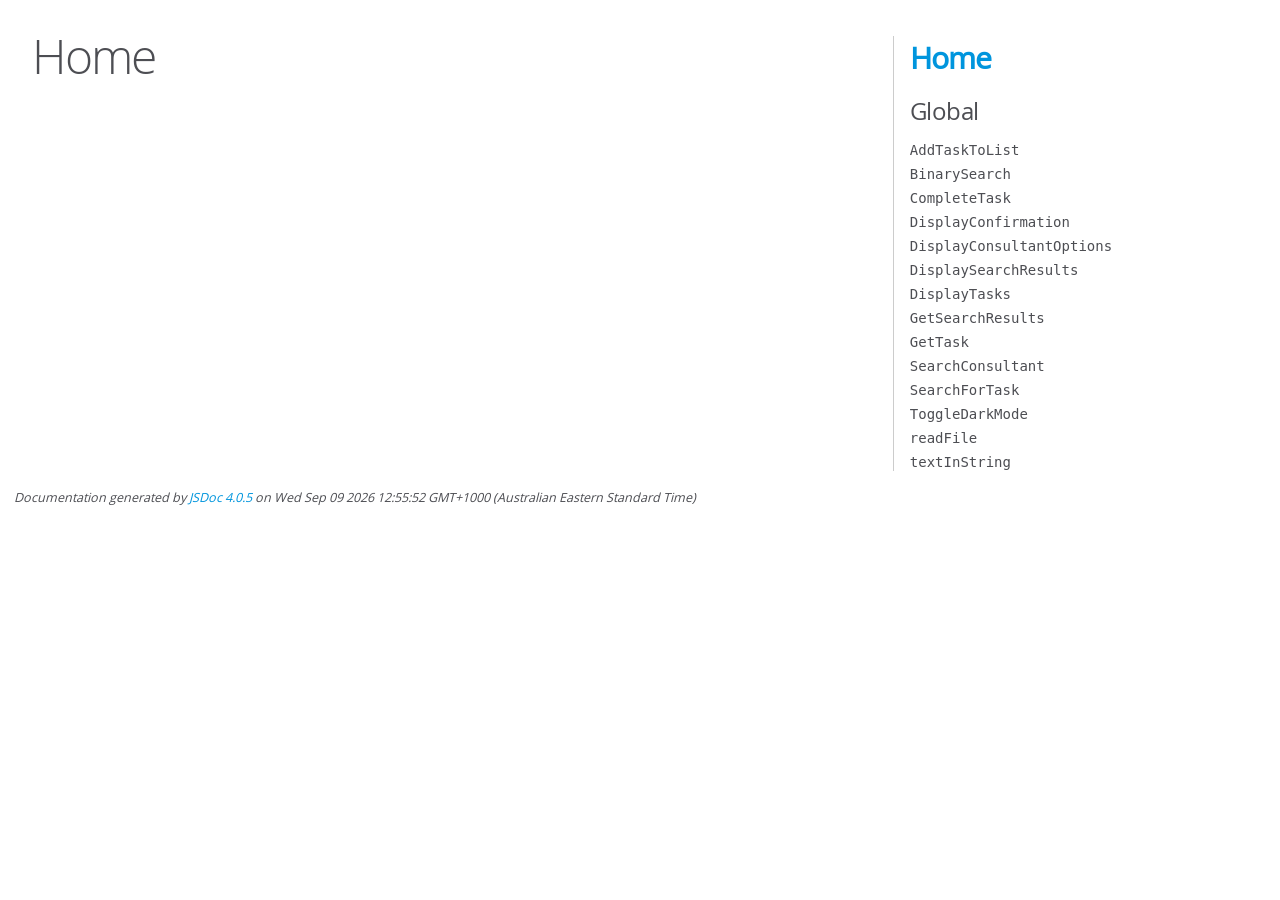
<file: out/index.html>
<!DOCTYPE html>
<html lang="en">
<head>
    <meta charset="utf-8">
    <title>JSDoc: Home</title>

    <script src="scripts/prettify/prettify.js"> </script>
    <script src="scripts/prettify/lang-css.js"> </script>
    <!--[if lt IE 9]>
      <script src="//html5shiv.googlecode.com/svn/trunk/html5.js"></script>
    <![endif]-->
    <link type="text/css" rel="stylesheet" href="styles/prettify-tomorrow.css">
    <link type="text/css" rel="stylesheet" href="styles/jsdoc-default.css">
</head>

<body>

<div id="main">

    <h1 class="page-title">Home</h1>

    



    


    <h3> </h3>










    









</div>

<nav>
    <h2><a href="index.html">Home</a></h2><h3>Global</h3><ul><li><a href="global.html#AddTaskToList">AddTaskToList</a></li><li><a href="global.html#BinarySearch">BinarySearch</a></li><li><a href="global.html#CompleteTask">CompleteTask</a></li><li><a href="global.html#DisplayConfirmation">DisplayConfirmation</a></li><li><a href="global.html#DisplayConsultantOptions">DisplayConsultantOptions</a></li><li><a href="global.html#DisplaySearchResults">DisplaySearchResults</a></li><li><a href="global.html#DisplayTasks">DisplayTasks</a></li><li><a href="global.html#GetSearchResults">GetSearchResults</a></li><li><a href="global.html#GetTask">GetTask</a></li><li><a href="global.html#SearchConsultant">SearchConsultant</a></li><li><a href="global.html#SearchForTask">SearchForTask</a></li><li><a href="global.html#ToggleDarkMode">ToggleDarkMode</a></li><li><a href="global.html#readFile">readFile</a></li><li><a href="global.html#textInString">textInString</a></li></ul>
</nav>

<br class="clear">

<footer>
    Documentation generated by <a href="https://github.com/jsdoc/jsdoc">JSDoc 4.0.5</a> on Wed Sep 09 2026 12:55:52 GMT+1000 (Australian Eastern Standard Time)
</footer>

<script> prettyPrint(); </script>
<script src="scripts/linenumber.js"> </script>
</body>
</html>
</file>
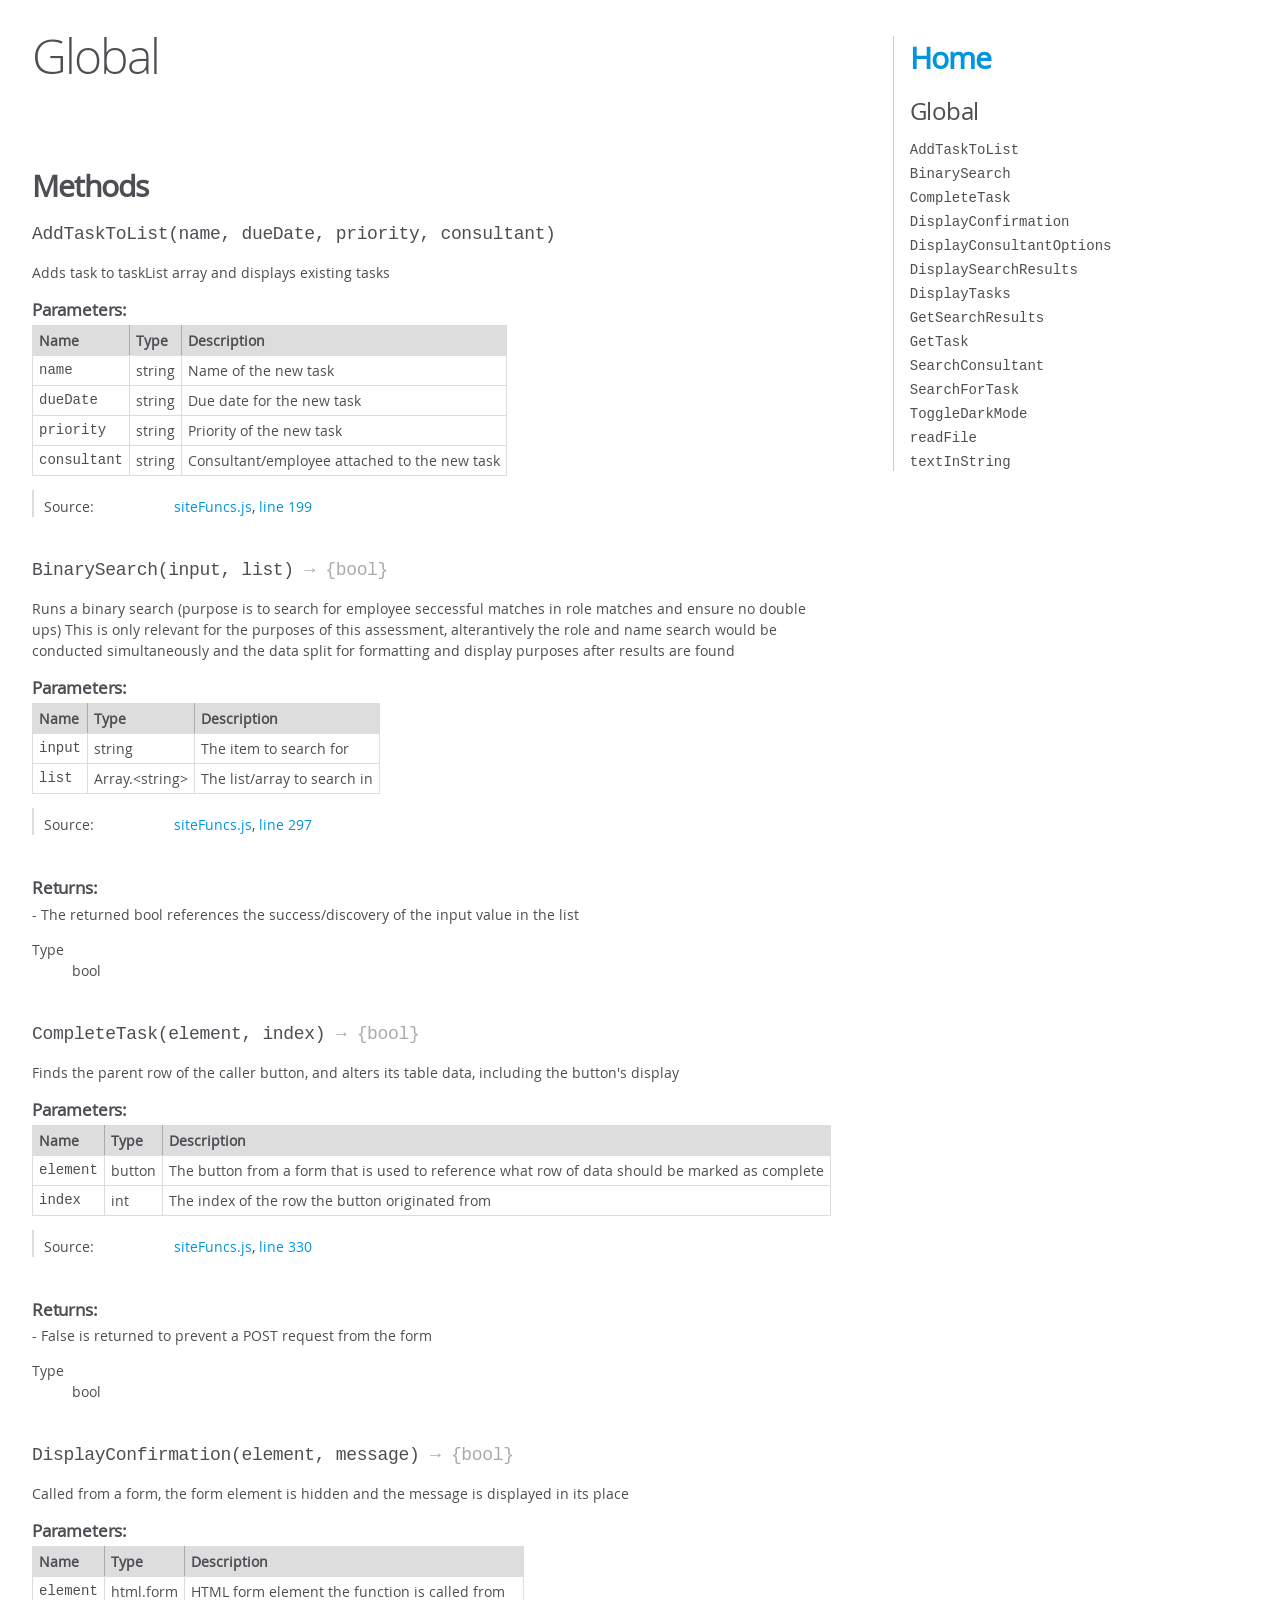
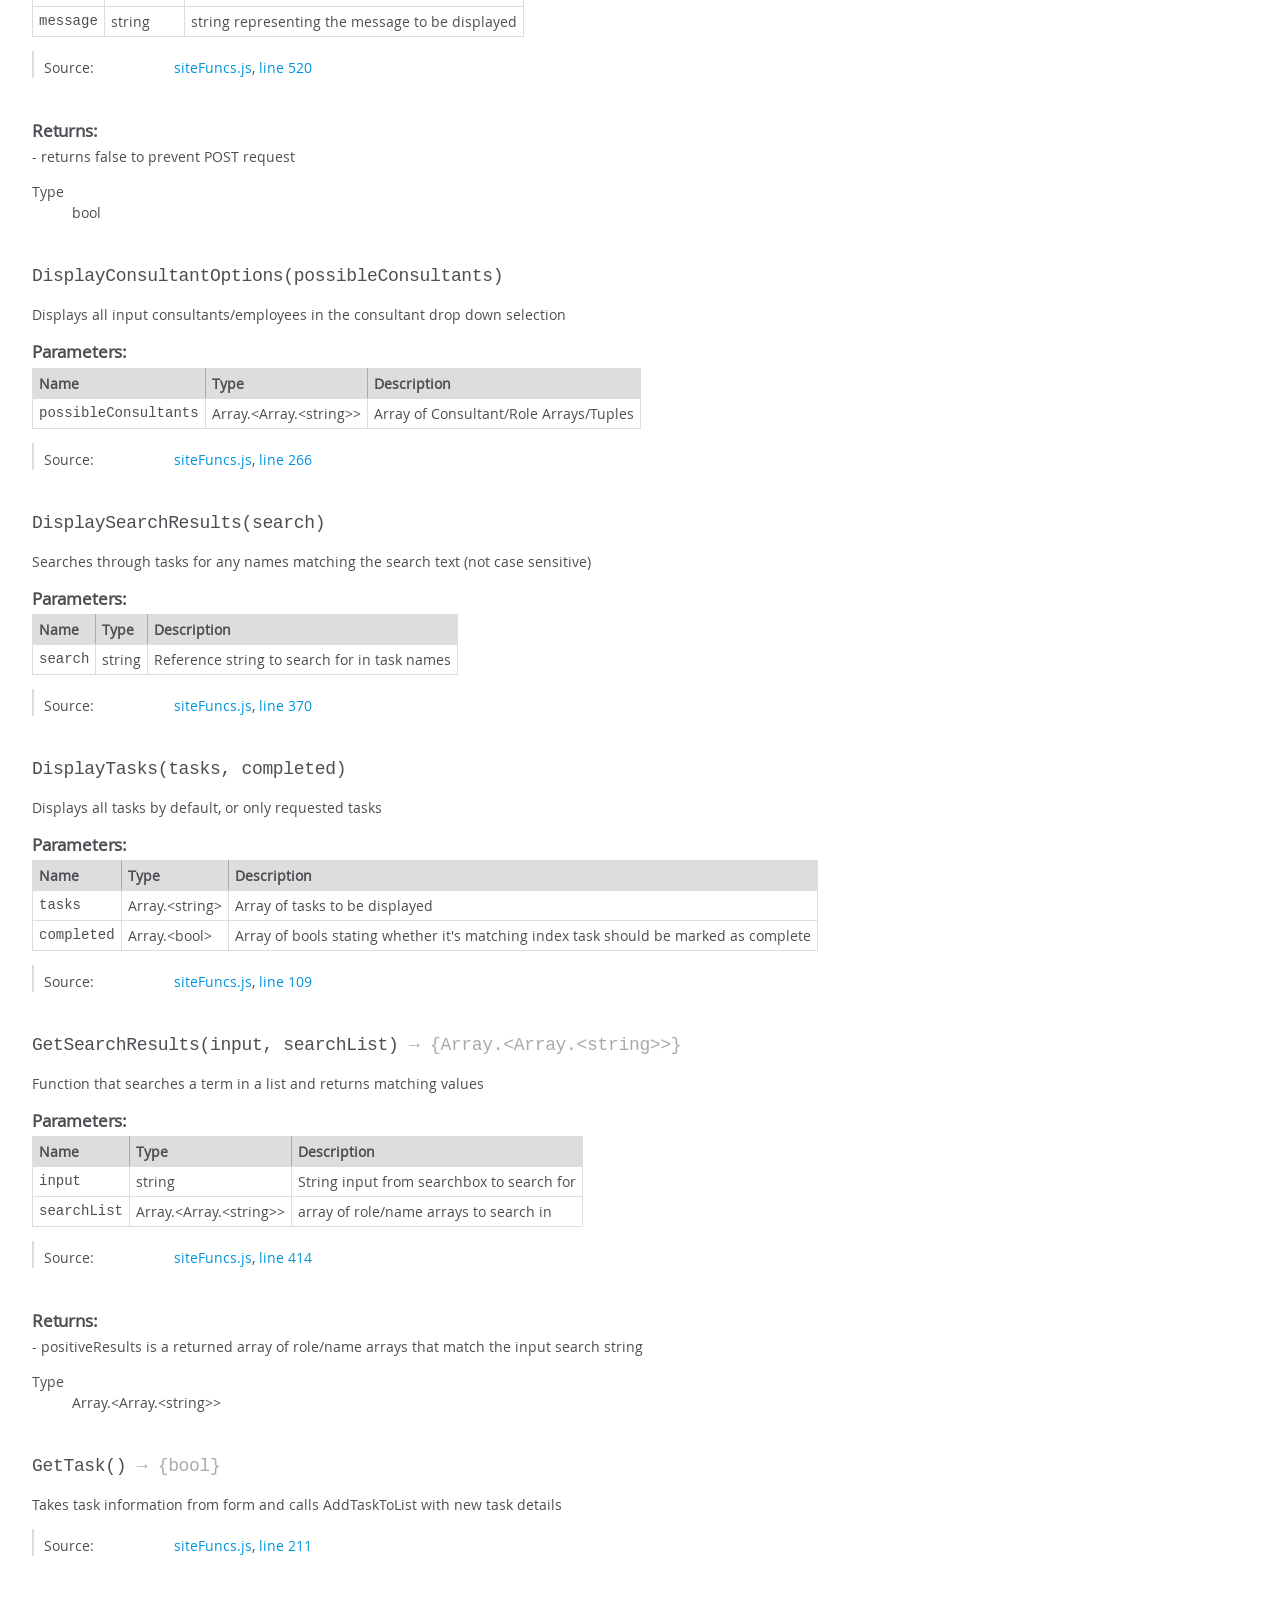
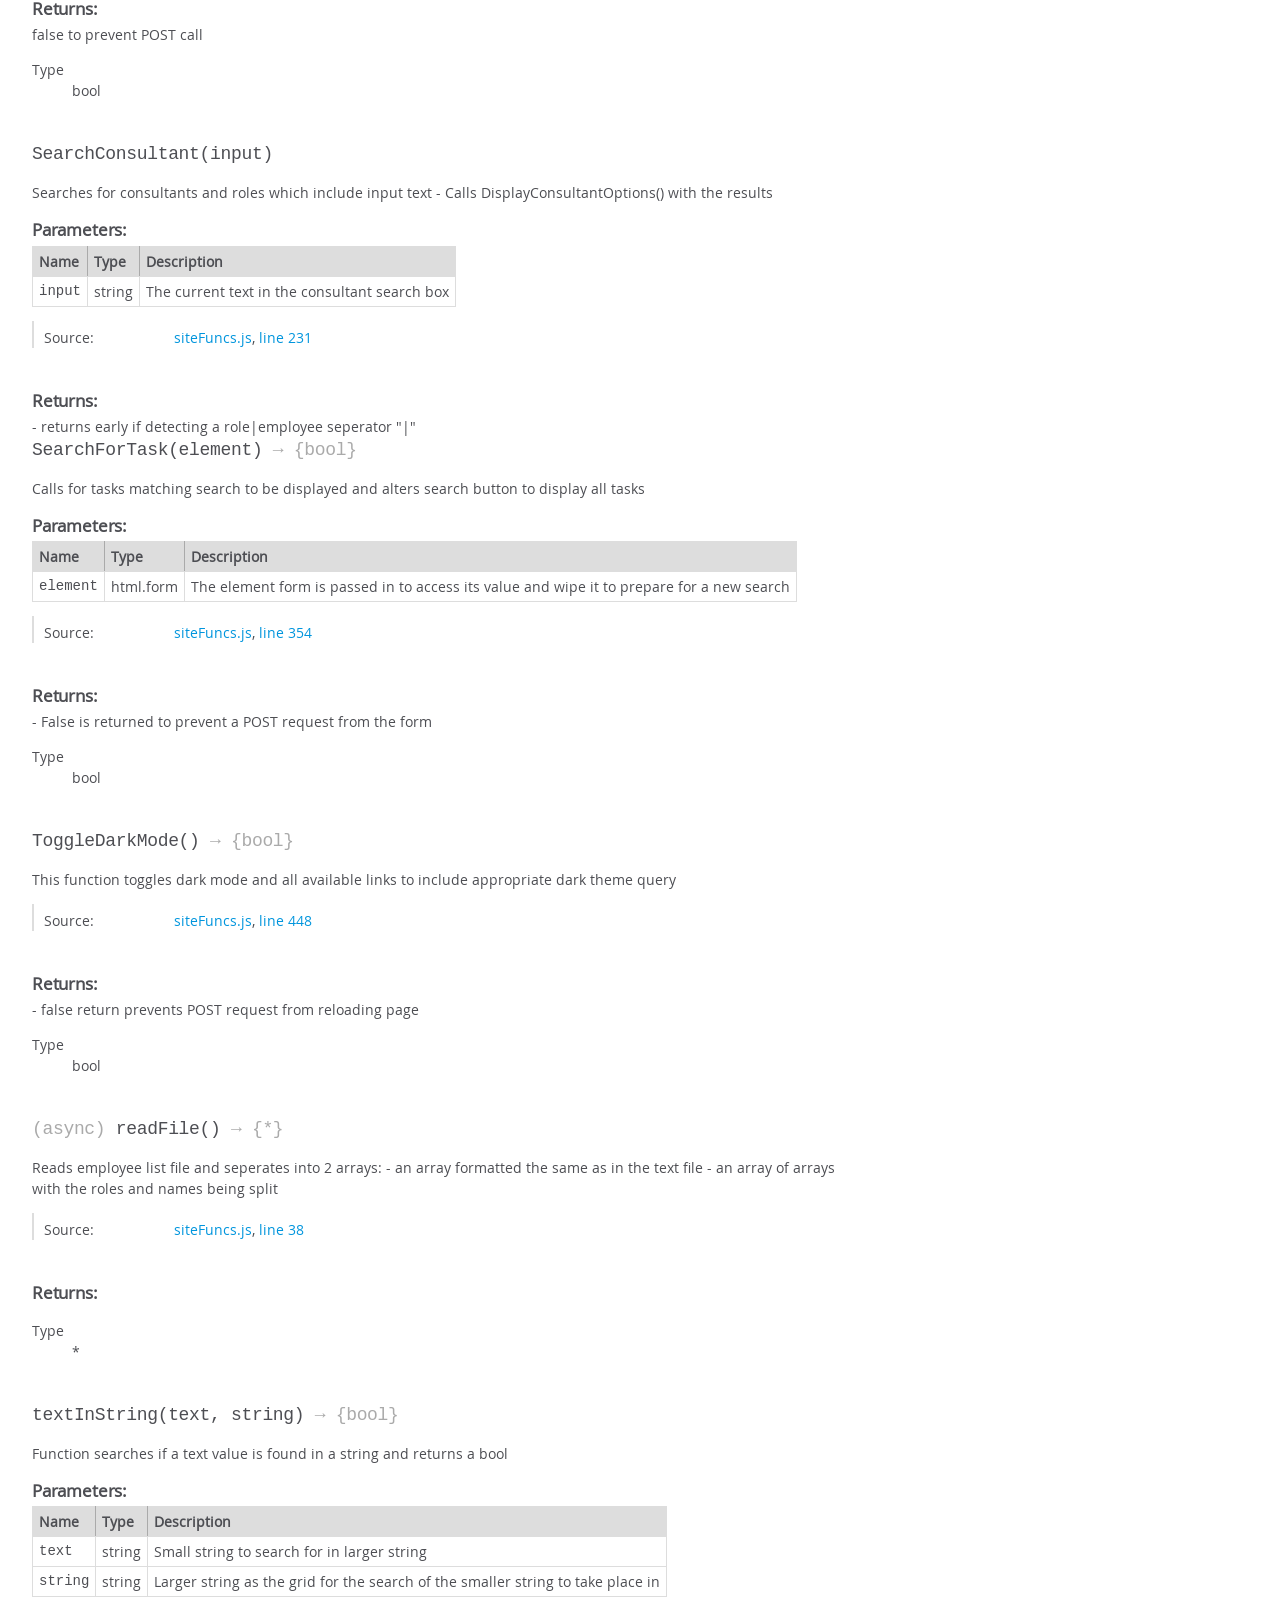
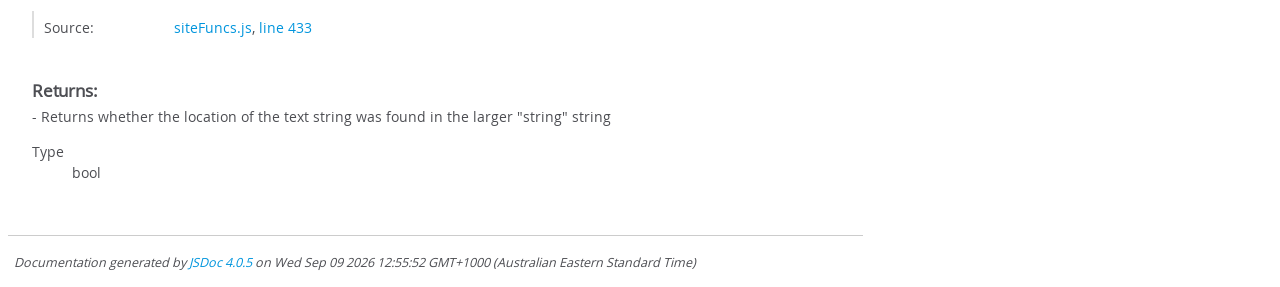
<file: out/global.html>
<!DOCTYPE html>
<html lang="en">
<head>
    <meta charset="utf-8">
    <title>JSDoc: Global</title>

    <script src="scripts/prettify/prettify.js"> </script>
    <script src="scripts/prettify/lang-css.js"> </script>
    <!--[if lt IE 9]>
      <script src="//html5shiv.googlecode.com/svn/trunk/html5.js"></script>
    <![endif]-->
    <link type="text/css" rel="stylesheet" href="styles/prettify-tomorrow.css">
    <link type="text/css" rel="stylesheet" href="styles/jsdoc-default.css">
</head>

<body>

<div id="main">

    <h1 class="page-title">Global</h1>

    




<section>

<header>
    
        <h2></h2>
        
    
</header>

<article>
    <div class="container-overview">
    
        

        


<dl class="details">

    

    

    

    

    

    

    

    

    

    

    

    

    

    

    

    
</dl>


        
    
    </div>

    

    

    

    

    

    

    

    
        <h3 class="subsection-title">Methods</h3>

        
            

    

    
    <h4 class="name" id="AddTaskToList"><span class="type-signature"></span>AddTaskToList<span class="signature">(name, dueDate, priority, consultant)</span><span class="type-signature"></span></h4>
    

    



<div class="description">
    Adds task to taskList array and displays existing tasks
</div>









    <h5>Parameters:</h5>
    

<table class="params">
    <thead>
    <tr>
        
        <th>Name</th>
        

        <th>Type</th>

        

        

        <th class="last">Description</th>
    </tr>
    </thead>

    <tbody>
    

        <tr>
            
                <td class="name"><code>name</code></td>
            

            <td class="type">
            
                
<span class="param-type">string</span>


            
            </td>

            

            

            <td class="description last">Name of the new task</td>
        </tr>

    

        <tr>
            
                <td class="name"><code>dueDate</code></td>
            

            <td class="type">
            
                
<span class="param-type">string</span>


            
            </td>

            

            

            <td class="description last">Due date for the new task</td>
        </tr>

    

        <tr>
            
                <td class="name"><code>priority</code></td>
            

            <td class="type">
            
                
<span class="param-type">string</span>


            
            </td>

            

            

            <td class="description last">Priority of the new task</td>
        </tr>

    

        <tr>
            
                <td class="name"><code>consultant</code></td>
            

            <td class="type">
            
                
<span class="param-type">string</span>


            
            </td>

            

            

            <td class="description last">Consultant/employee attached to the new task</td>
        </tr>

    
    </tbody>
</table>






<dl class="details">

    

    

    

    

    

    

    

    

    

    

    

    

    
    <dt class="tag-source">Source:</dt>
    <dd class="tag-source"><ul class="dummy"><li>
        <a href="siteFuncs.js.html">siteFuncs.js</a>, <a href="siteFuncs.js.html#line199">line 199</a>
    </li></ul></dd>
    

    

    

    
</dl>




















        
            

    

    
    <h4 class="name" id="BinarySearch"><span class="type-signature"></span>BinarySearch<span class="signature">(input, list)</span><span class="type-signature"> &rarr; {bool}</span></h4>
    

    



<div class="description">
    Runs a binary search (purpose is to search for employee seccessful matches in role matches and ensure no double ups)
This is only relevant for the purposes of this assessment, alterantively the role and name search would be conducted simultaneously and the data split for formatting and display purposes after results are found
</div>









    <h5>Parameters:</h5>
    

<table class="params">
    <thead>
    <tr>
        
        <th>Name</th>
        

        <th>Type</th>

        

        

        <th class="last">Description</th>
    </tr>
    </thead>

    <tbody>
    

        <tr>
            
                <td class="name"><code>input</code></td>
            

            <td class="type">
            
                
<span class="param-type">string</span>


            
            </td>

            

            

            <td class="description last">The item to search for</td>
        </tr>

    

        <tr>
            
                <td class="name"><code>list</code></td>
            

            <td class="type">
            
                
<span class="param-type">Array.&lt;string></span>


            
            </td>

            

            

            <td class="description last">The list/array to search in</td>
        </tr>

    
    </tbody>
</table>






<dl class="details">

    

    

    

    

    

    

    

    

    

    

    

    

    
    <dt class="tag-source">Source:</dt>
    <dd class="tag-source"><ul class="dummy"><li>
        <a href="siteFuncs.js.html">siteFuncs.js</a>, <a href="siteFuncs.js.html#line297">line 297</a>
    </li></ul></dd>
    

    

    

    
</dl>















<h5>Returns:</h5>

        
<div class="param-desc">
    - The returned bool references the success/discovery of the input value in the list
</div>



<dl>
    <dt>
        Type
    </dt>
    <dd>
        
<span class="param-type">bool</span>


    </dd>
</dl>

    





        
            

    

    
    <h4 class="name" id="CompleteTask"><span class="type-signature"></span>CompleteTask<span class="signature">(element, index)</span><span class="type-signature"> &rarr; {bool}</span></h4>
    

    



<div class="description">
    Finds the parent row of the caller button, and alters its table data, including the button's display
</div>









    <h5>Parameters:</h5>
    

<table class="params">
    <thead>
    <tr>
        
        <th>Name</th>
        

        <th>Type</th>

        

        

        <th class="last">Description</th>
    </tr>
    </thead>

    <tbody>
    

        <tr>
            
                <td class="name"><code>element</code></td>
            

            <td class="type">
            
                
<span class="param-type">button</span>


            
            </td>

            

            

            <td class="description last">The button from a form that is used to reference what row of data should be marked as complete</td>
        </tr>

    

        <tr>
            
                <td class="name"><code>index</code></td>
            

            <td class="type">
            
                
<span class="param-type">int</span>


            
            </td>

            

            

            <td class="description last">The index of the row the button originated from</td>
        </tr>

    
    </tbody>
</table>






<dl class="details">

    

    

    

    

    

    

    

    

    

    

    

    

    
    <dt class="tag-source">Source:</dt>
    <dd class="tag-source"><ul class="dummy"><li>
        <a href="siteFuncs.js.html">siteFuncs.js</a>, <a href="siteFuncs.js.html#line330">line 330</a>
    </li></ul></dd>
    

    

    

    
</dl>















<h5>Returns:</h5>

        
<div class="param-desc">
    - False is returned to prevent a POST request from the form
</div>



<dl>
    <dt>
        Type
    </dt>
    <dd>
        
<span class="param-type">bool</span>


    </dd>
</dl>

    





        
            

    

    
    <h4 class="name" id="DisplayConfirmation"><span class="type-signature"></span>DisplayConfirmation<span class="signature">(element, message)</span><span class="type-signature"> &rarr; {bool}</span></h4>
    

    



<div class="description">
    Called from a form, the form element is hidden and the message is displayed in its place
</div>









    <h5>Parameters:</h5>
    

<table class="params">
    <thead>
    <tr>
        
        <th>Name</th>
        

        <th>Type</th>

        

        

        <th class="last">Description</th>
    </tr>
    </thead>

    <tbody>
    

        <tr>
            
                <td class="name"><code>element</code></td>
            

            <td class="type">
            
                
<span class="param-type">html.form</span>


            
            </td>

            

            

            <td class="description last">HTML form element the function is called from</td>
        </tr>

    

        <tr>
            
                <td class="name"><code>message</code></td>
            

            <td class="type">
            
                
<span class="param-type">string</span>


            
            </td>

            

            

            <td class="description last">string representing the message to be displayed</td>
        </tr>

    
    </tbody>
</table>






<dl class="details">

    

    

    

    

    

    

    

    

    

    

    

    

    
    <dt class="tag-source">Source:</dt>
    <dd class="tag-source"><ul class="dummy"><li>
        <a href="siteFuncs.js.html">siteFuncs.js</a>, <a href="siteFuncs.js.html#line520">line 520</a>
    </li></ul></dd>
    

    

    

    
</dl>















<h5>Returns:</h5>

        
<div class="param-desc">
    - returns false to prevent POST request
</div>



<dl>
    <dt>
        Type
    </dt>
    <dd>
        
<span class="param-type">bool</span>


    </dd>
</dl>

    





        
            

    

    
    <h4 class="name" id="DisplayConsultantOptions"><span class="type-signature"></span>DisplayConsultantOptions<span class="signature">(possibleConsultants)</span><span class="type-signature"></span></h4>
    

    



<div class="description">
    Displays all input consultants/employees in the consultant drop down selection
</div>









    <h5>Parameters:</h5>
    

<table class="params">
    <thead>
    <tr>
        
        <th>Name</th>
        

        <th>Type</th>

        

        

        <th class="last">Description</th>
    </tr>
    </thead>

    <tbody>
    

        <tr>
            
                <td class="name"><code>possibleConsultants</code></td>
            

            <td class="type">
            
                
<span class="param-type">Array.&lt;Array.&lt;string>></span>


            
            </td>

            

            

            <td class="description last">Array of Consultant/Role Arrays/Tuples</td>
        </tr>

    
    </tbody>
</table>






<dl class="details">

    

    

    

    

    

    

    

    

    

    

    

    

    
    <dt class="tag-source">Source:</dt>
    <dd class="tag-source"><ul class="dummy"><li>
        <a href="siteFuncs.js.html">siteFuncs.js</a>, <a href="siteFuncs.js.html#line266">line 266</a>
    </li></ul></dd>
    

    

    

    
</dl>




















        
            

    

    
    <h4 class="name" id="DisplaySearchResults"><span class="type-signature"></span>DisplaySearchResults<span class="signature">(search)</span><span class="type-signature"></span></h4>
    

    



<div class="description">
    Searches through tasks for any names matching the search text (not case sensitive)
</div>









    <h5>Parameters:</h5>
    

<table class="params">
    <thead>
    <tr>
        
        <th>Name</th>
        

        <th>Type</th>

        

        

        <th class="last">Description</th>
    </tr>
    </thead>

    <tbody>
    

        <tr>
            
                <td class="name"><code>search</code></td>
            

            <td class="type">
            
                
<span class="param-type">string</span>


            
            </td>

            

            

            <td class="description last">Reference string to search for in task names</td>
        </tr>

    
    </tbody>
</table>






<dl class="details">

    

    

    

    

    

    

    

    

    

    

    

    

    
    <dt class="tag-source">Source:</dt>
    <dd class="tag-source"><ul class="dummy"><li>
        <a href="siteFuncs.js.html">siteFuncs.js</a>, <a href="siteFuncs.js.html#line370">line 370</a>
    </li></ul></dd>
    

    

    

    
</dl>




















        
            

    

    
    <h4 class="name" id="DisplayTasks"><span class="type-signature"></span>DisplayTasks<span class="signature">(tasks, completed)</span><span class="type-signature"></span></h4>
    

    



<div class="description">
    Displays all tasks by default, or only requested tasks
</div>









    <h5>Parameters:</h5>
    

<table class="params">
    <thead>
    <tr>
        
        <th>Name</th>
        

        <th>Type</th>

        

        

        <th class="last">Description</th>
    </tr>
    </thead>

    <tbody>
    

        <tr>
            
                <td class="name"><code>tasks</code></td>
            

            <td class="type">
            
                
<span class="param-type">Array.&lt;string></span>


            
            </td>

            

            

            <td class="description last">Array of tasks to be displayed</td>
        </tr>

    

        <tr>
            
                <td class="name"><code>completed</code></td>
            

            <td class="type">
            
                
<span class="param-type">Array.&lt;bool></span>


            
            </td>

            

            

            <td class="description last">Array of bools stating whether it's matching index task should be marked as complete</td>
        </tr>

    
    </tbody>
</table>






<dl class="details">

    

    

    

    

    

    

    

    

    

    

    

    

    
    <dt class="tag-source">Source:</dt>
    <dd class="tag-source"><ul class="dummy"><li>
        <a href="siteFuncs.js.html">siteFuncs.js</a>, <a href="siteFuncs.js.html#line109">line 109</a>
    </li></ul></dd>
    

    

    

    
</dl>




















        
            

    

    
    <h4 class="name" id="GetSearchResults"><span class="type-signature"></span>GetSearchResults<span class="signature">(input, searchList)</span><span class="type-signature"> &rarr; {Array.&lt;Array.&lt;string>>}</span></h4>
    

    



<div class="description">
    Function that searches a term in a list and returns matching values
</div>









    <h5>Parameters:</h5>
    

<table class="params">
    <thead>
    <tr>
        
        <th>Name</th>
        

        <th>Type</th>

        

        

        <th class="last">Description</th>
    </tr>
    </thead>

    <tbody>
    

        <tr>
            
                <td class="name"><code>input</code></td>
            

            <td class="type">
            
                
<span class="param-type">string</span>


            
            </td>

            

            

            <td class="description last">String input from searchbox to search for</td>
        </tr>

    

        <tr>
            
                <td class="name"><code>searchList</code></td>
            

            <td class="type">
            
                
<span class="param-type">Array.&lt;Array.&lt;string>></span>


            
            </td>

            

            

            <td class="description last">array of role/name arrays to search in</td>
        </tr>

    
    </tbody>
</table>






<dl class="details">

    

    

    

    

    

    

    

    

    

    

    

    

    
    <dt class="tag-source">Source:</dt>
    <dd class="tag-source"><ul class="dummy"><li>
        <a href="siteFuncs.js.html">siteFuncs.js</a>, <a href="siteFuncs.js.html#line414">line 414</a>
    </li></ul></dd>
    

    

    

    
</dl>















<h5>Returns:</h5>

        
<div class="param-desc">
    - positiveResults is a returned array of role/name arrays that match the input search string
</div>



<dl>
    <dt>
        Type
    </dt>
    <dd>
        
<span class="param-type">Array.&lt;Array.&lt;string>></span>


    </dd>
</dl>

    





        
            

    

    
    <h4 class="name" id="GetTask"><span class="type-signature"></span>GetTask<span class="signature">()</span><span class="type-signature"> &rarr; {bool}</span></h4>
    

    



<div class="description">
    Takes task information from form and calls AddTaskToList with new task details
</div>













<dl class="details">

    

    

    

    

    

    

    

    

    

    

    

    

    
    <dt class="tag-source">Source:</dt>
    <dd class="tag-source"><ul class="dummy"><li>
        <a href="siteFuncs.js.html">siteFuncs.js</a>, <a href="siteFuncs.js.html#line211">line 211</a>
    </li></ul></dd>
    

    

    

    
</dl>















<h5>Returns:</h5>

        
<div class="param-desc">
    false to prevent POST call
</div>



<dl>
    <dt>
        Type
    </dt>
    <dd>
        
<span class="param-type">bool</span>


    </dd>
</dl>

    





        
            

    

    
    <h4 class="name" id="SearchConsultant"><span class="type-signature"></span>SearchConsultant<span class="signature">(input)</span><span class="type-signature"></span></h4>
    

    



<div class="description">
    Searches for consultants and roles which include input text - Calls DisplayConsultantOptions() with the results
</div>









    <h5>Parameters:</h5>
    

<table class="params">
    <thead>
    <tr>
        
        <th>Name</th>
        

        <th>Type</th>

        

        

        <th class="last">Description</th>
    </tr>
    </thead>

    <tbody>
    

        <tr>
            
                <td class="name"><code>input</code></td>
            

            <td class="type">
            
                
<span class="param-type">string</span>


            
            </td>

            

            

            <td class="description last">The current text in the consultant search box</td>
        </tr>

    
    </tbody>
</table>






<dl class="details">

    

    

    

    

    

    

    

    

    

    

    

    

    
    <dt class="tag-source">Source:</dt>
    <dd class="tag-source"><ul class="dummy"><li>
        <a href="siteFuncs.js.html">siteFuncs.js</a>, <a href="siteFuncs.js.html#line231">line 231</a>
    </li></ul></dd>
    

    

    

    
</dl>















<h5>Returns:</h5>

        
<div class="param-desc">
    - returns early if detecting a role|employee seperator "|"
</div>



    





        
            

    

    
    <h4 class="name" id="SearchForTask"><span class="type-signature"></span>SearchForTask<span class="signature">(element)</span><span class="type-signature"> &rarr; {bool}</span></h4>
    

    



<div class="description">
    Calls for tasks matching search to be displayed and alters search button to display all tasks
</div>









    <h5>Parameters:</h5>
    

<table class="params">
    <thead>
    <tr>
        
        <th>Name</th>
        

        <th>Type</th>

        

        

        <th class="last">Description</th>
    </tr>
    </thead>

    <tbody>
    

        <tr>
            
                <td class="name"><code>element</code></td>
            

            <td class="type">
            
                
<span class="param-type">html.form</span>


            
            </td>

            

            

            <td class="description last">The element form is passed in to access its value and wipe it to prepare for a new search</td>
        </tr>

    
    </tbody>
</table>






<dl class="details">

    

    

    

    

    

    

    

    

    

    

    

    

    
    <dt class="tag-source">Source:</dt>
    <dd class="tag-source"><ul class="dummy"><li>
        <a href="siteFuncs.js.html">siteFuncs.js</a>, <a href="siteFuncs.js.html#line354">line 354</a>
    </li></ul></dd>
    

    

    

    
</dl>















<h5>Returns:</h5>

        
<div class="param-desc">
    - False is returned to prevent a POST request from the form
</div>



<dl>
    <dt>
        Type
    </dt>
    <dd>
        
<span class="param-type">bool</span>


    </dd>
</dl>

    





        
            

    

    
    <h4 class="name" id="ToggleDarkMode"><span class="type-signature"></span>ToggleDarkMode<span class="signature">()</span><span class="type-signature"> &rarr; {bool}</span></h4>
    

    



<div class="description">
    This function toggles dark mode and all available links to include appropriate dark theme query
</div>













<dl class="details">

    

    

    

    

    

    

    

    

    

    

    

    

    
    <dt class="tag-source">Source:</dt>
    <dd class="tag-source"><ul class="dummy"><li>
        <a href="siteFuncs.js.html">siteFuncs.js</a>, <a href="siteFuncs.js.html#line448">line 448</a>
    </li></ul></dd>
    

    

    

    
</dl>















<h5>Returns:</h5>

        
<div class="param-desc">
    - false return prevents POST request from reloading page
</div>



<dl>
    <dt>
        Type
    </dt>
    <dd>
        
<span class="param-type">bool</span>


    </dd>
</dl>

    





        
            

    

    
    <h4 class="name" id="readFile"><span class="type-signature">(async) </span>readFile<span class="signature">()</span><span class="type-signature"> &rarr; {*}</span></h4>
    

    



<div class="description">
    Reads employee list file and seperates into 2 arrays:
 - an array formatted the same as in the text file
 - an array of arrays with the roles and names being split
</div>













<dl class="details">

    

    

    

    

    

    

    

    

    

    

    

    

    
    <dt class="tag-source">Source:</dt>
    <dd class="tag-source"><ul class="dummy"><li>
        <a href="siteFuncs.js.html">siteFuncs.js</a>, <a href="siteFuncs.js.html#line38">line 38</a>
    </li></ul></dd>
    

    

    

    
</dl>















<h5>Returns:</h5>

        


<dl>
    <dt>
        Type
    </dt>
    <dd>
        
<span class="param-type">*</span>


    </dd>
</dl>

    





        
            

    

    
    <h4 class="name" id="textInString"><span class="type-signature"></span>textInString<span class="signature">(text, string)</span><span class="type-signature"> &rarr; {bool}</span></h4>
    

    



<div class="description">
    Function searches if a text value is found in a string and returns a bool
</div>









    <h5>Parameters:</h5>
    

<table class="params">
    <thead>
    <tr>
        
        <th>Name</th>
        

        <th>Type</th>

        

        

        <th class="last">Description</th>
    </tr>
    </thead>

    <tbody>
    

        <tr>
            
                <td class="name"><code>text</code></td>
            

            <td class="type">
            
                
<span class="param-type">string</span>


            
            </td>

            

            

            <td class="description last">Small string to search for in larger string</td>
        </tr>

    

        <tr>
            
                <td class="name"><code>string</code></td>
            

            <td class="type">
            
                
<span class="param-type">string</span>


            
            </td>

            

            

            <td class="description last">Larger string as the grid for the search of the smaller string to take place in</td>
        </tr>

    
    </tbody>
</table>






<dl class="details">

    

    

    

    

    

    

    

    

    

    

    

    

    
    <dt class="tag-source">Source:</dt>
    <dd class="tag-source"><ul class="dummy"><li>
        <a href="siteFuncs.js.html">siteFuncs.js</a>, <a href="siteFuncs.js.html#line433">line 433</a>
    </li></ul></dd>
    

    

    

    
</dl>















<h5>Returns:</h5>

        
<div class="param-desc">
    - Returns whether the location of the text string was found in the larger "string" string
</div>



<dl>
    <dt>
        Type
    </dt>
    <dd>
        
<span class="param-type">bool</span>


    </dd>
</dl>

    





        
    

    

    
</article>

</section>




</div>

<nav>
    <h2><a href="index.html">Home</a></h2><h3>Global</h3><ul><li><a href="global.html#AddTaskToList">AddTaskToList</a></li><li><a href="global.html#BinarySearch">BinarySearch</a></li><li><a href="global.html#CompleteTask">CompleteTask</a></li><li><a href="global.html#DisplayConfirmation">DisplayConfirmation</a></li><li><a href="global.html#DisplayConsultantOptions">DisplayConsultantOptions</a></li><li><a href="global.html#DisplaySearchResults">DisplaySearchResults</a></li><li><a href="global.html#DisplayTasks">DisplayTasks</a></li><li><a href="global.html#GetSearchResults">GetSearchResults</a></li><li><a href="global.html#GetTask">GetTask</a></li><li><a href="global.html#SearchConsultant">SearchConsultant</a></li><li><a href="global.html#SearchForTask">SearchForTask</a></li><li><a href="global.html#ToggleDarkMode">ToggleDarkMode</a></li><li><a href="global.html#readFile">readFile</a></li><li><a href="global.html#textInString">textInString</a></li></ul>
</nav>

<br class="clear">

<footer>
    Documentation generated by <a href="https://github.com/jsdoc/jsdoc">JSDoc 4.0.5</a> on Wed Sep 09 2026 12:55:52 GMT+1000 (Australian Eastern Standard Time)
</footer>

<script> prettyPrint(); </script>
<script src="scripts/linenumber.js"> </script>
</body>
</html>
</file>
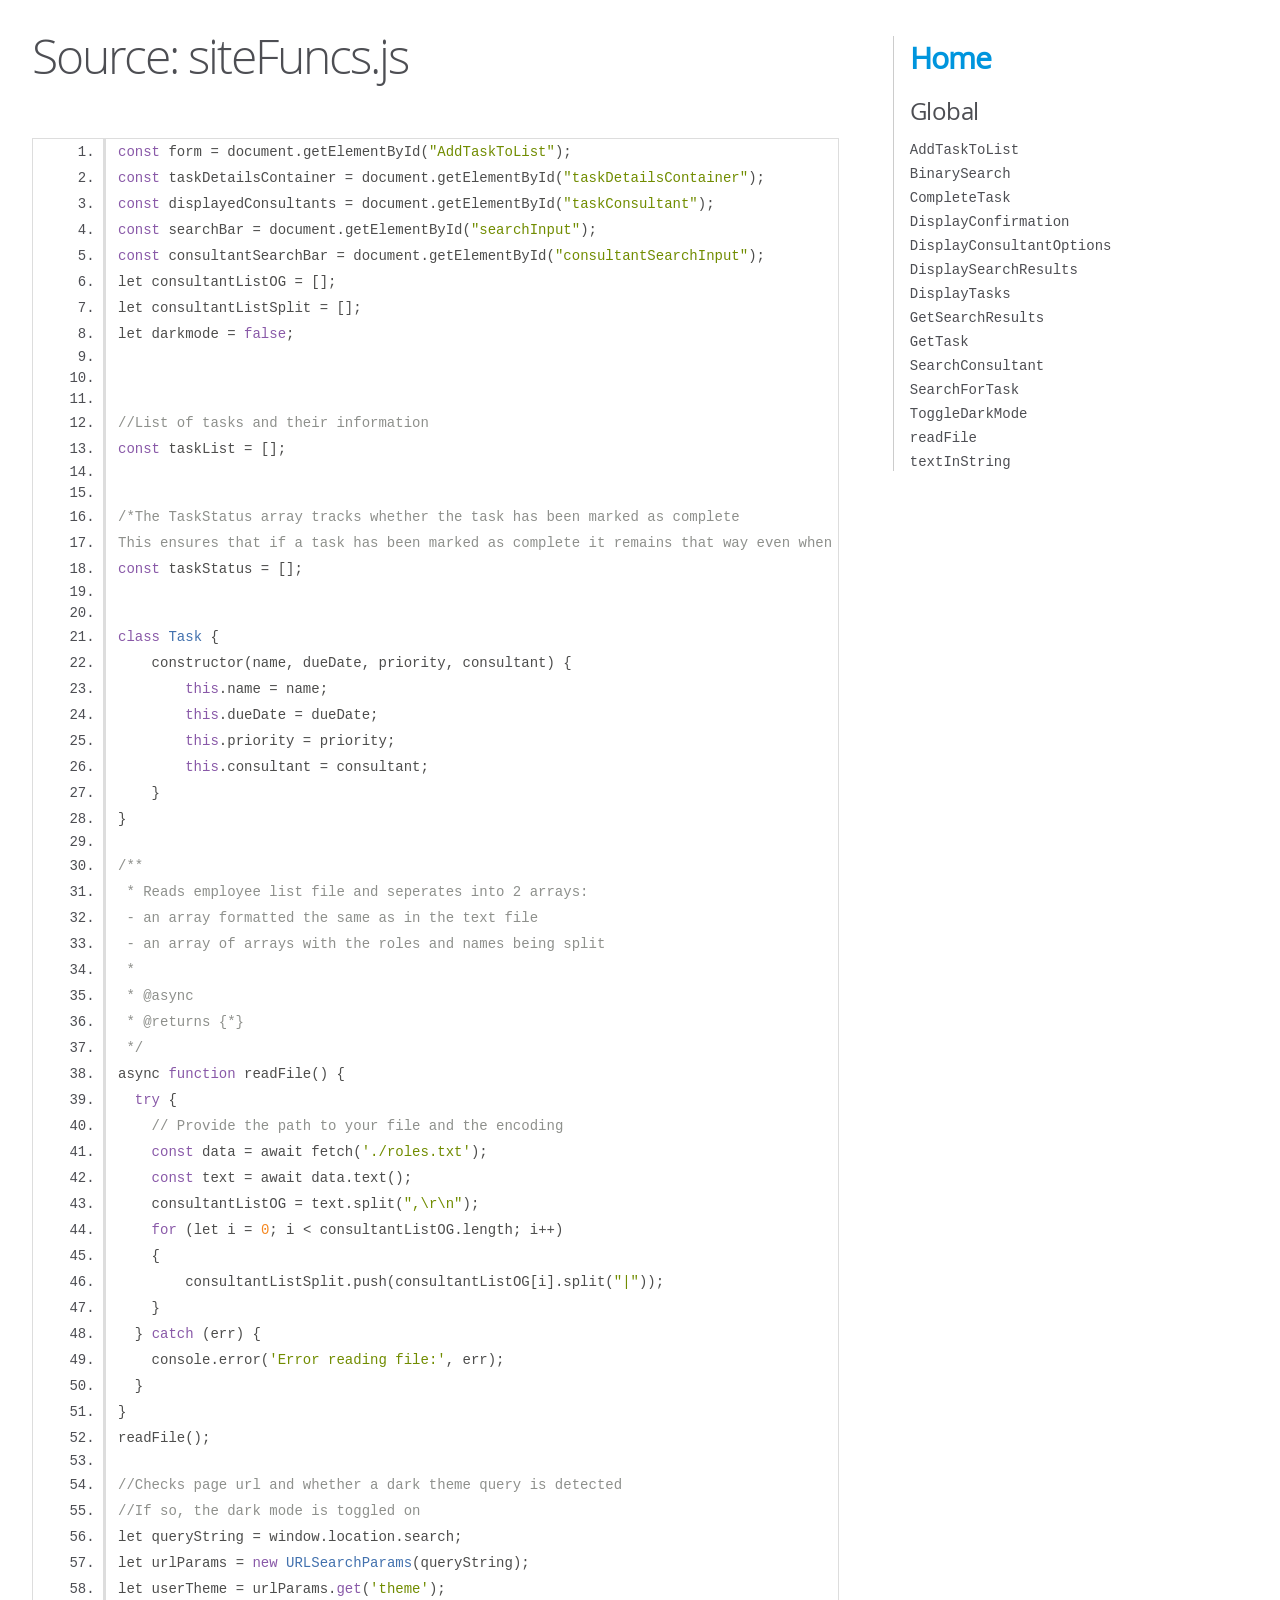
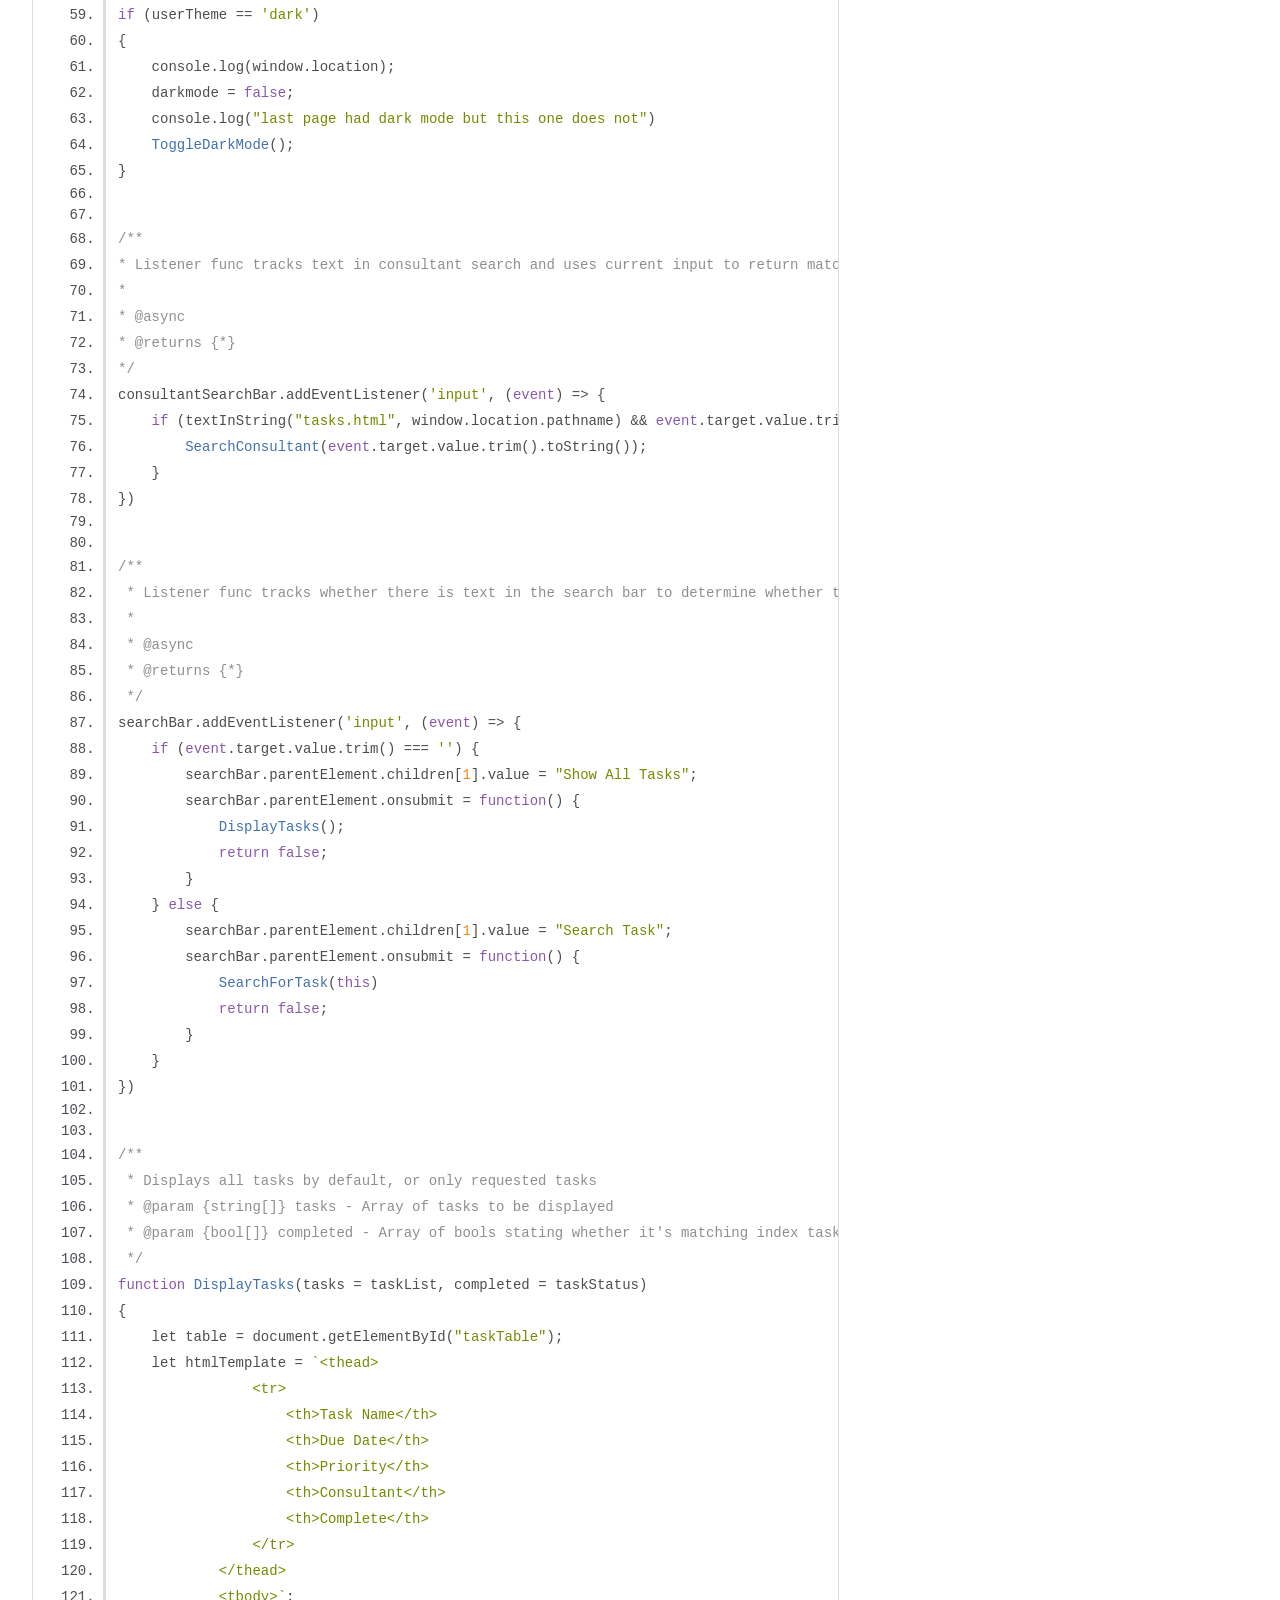
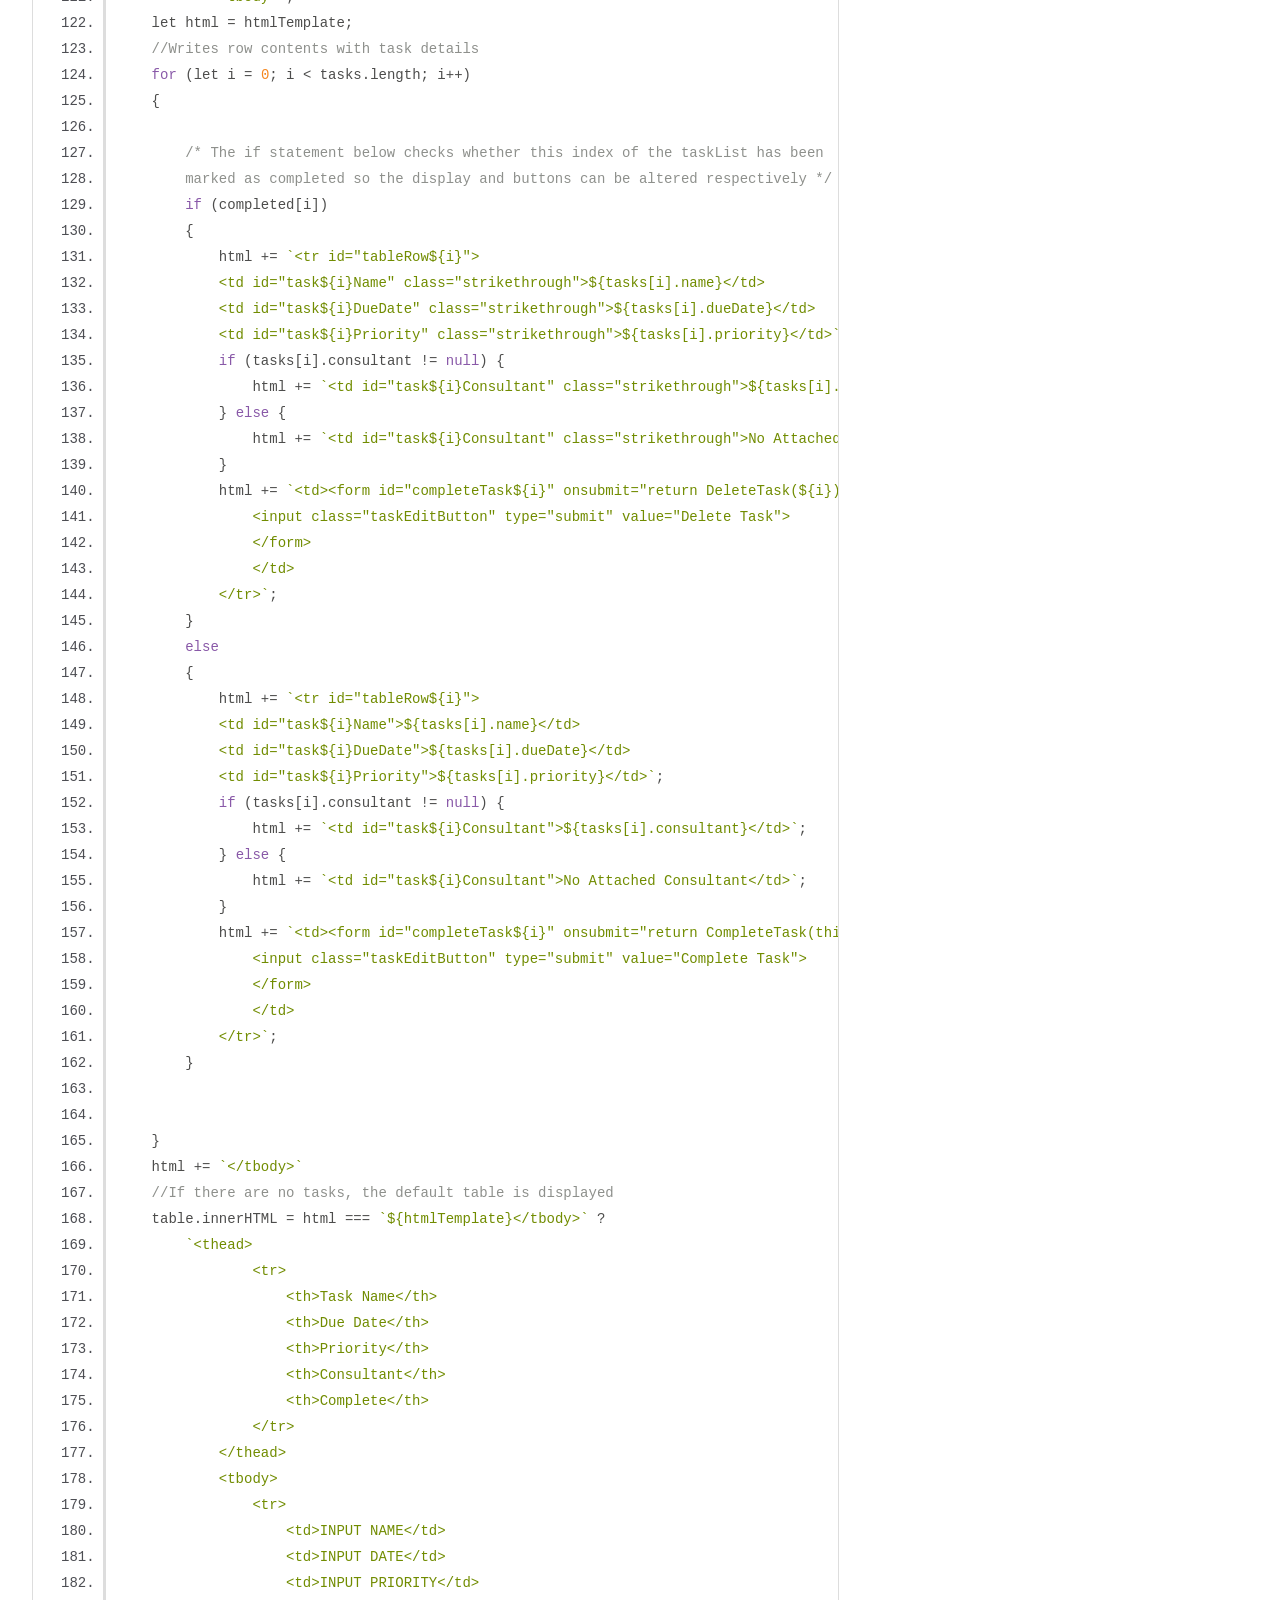
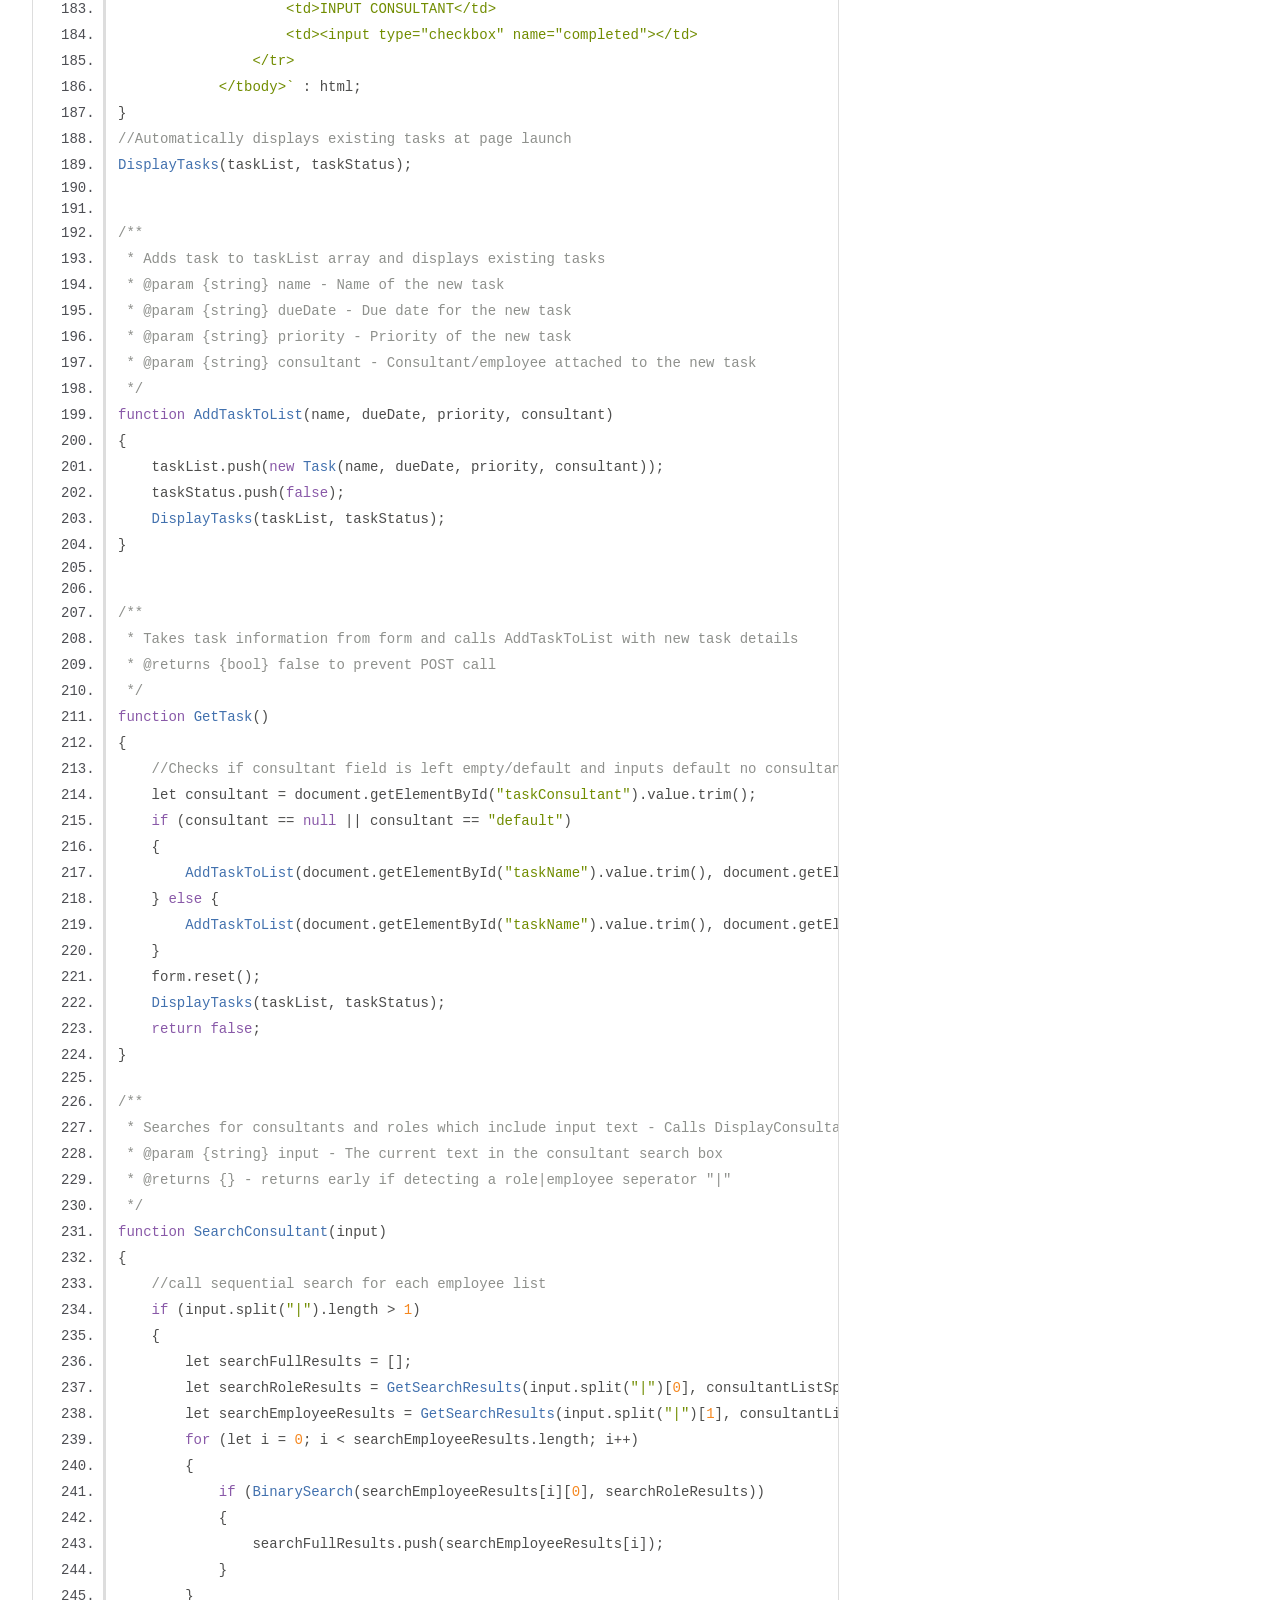
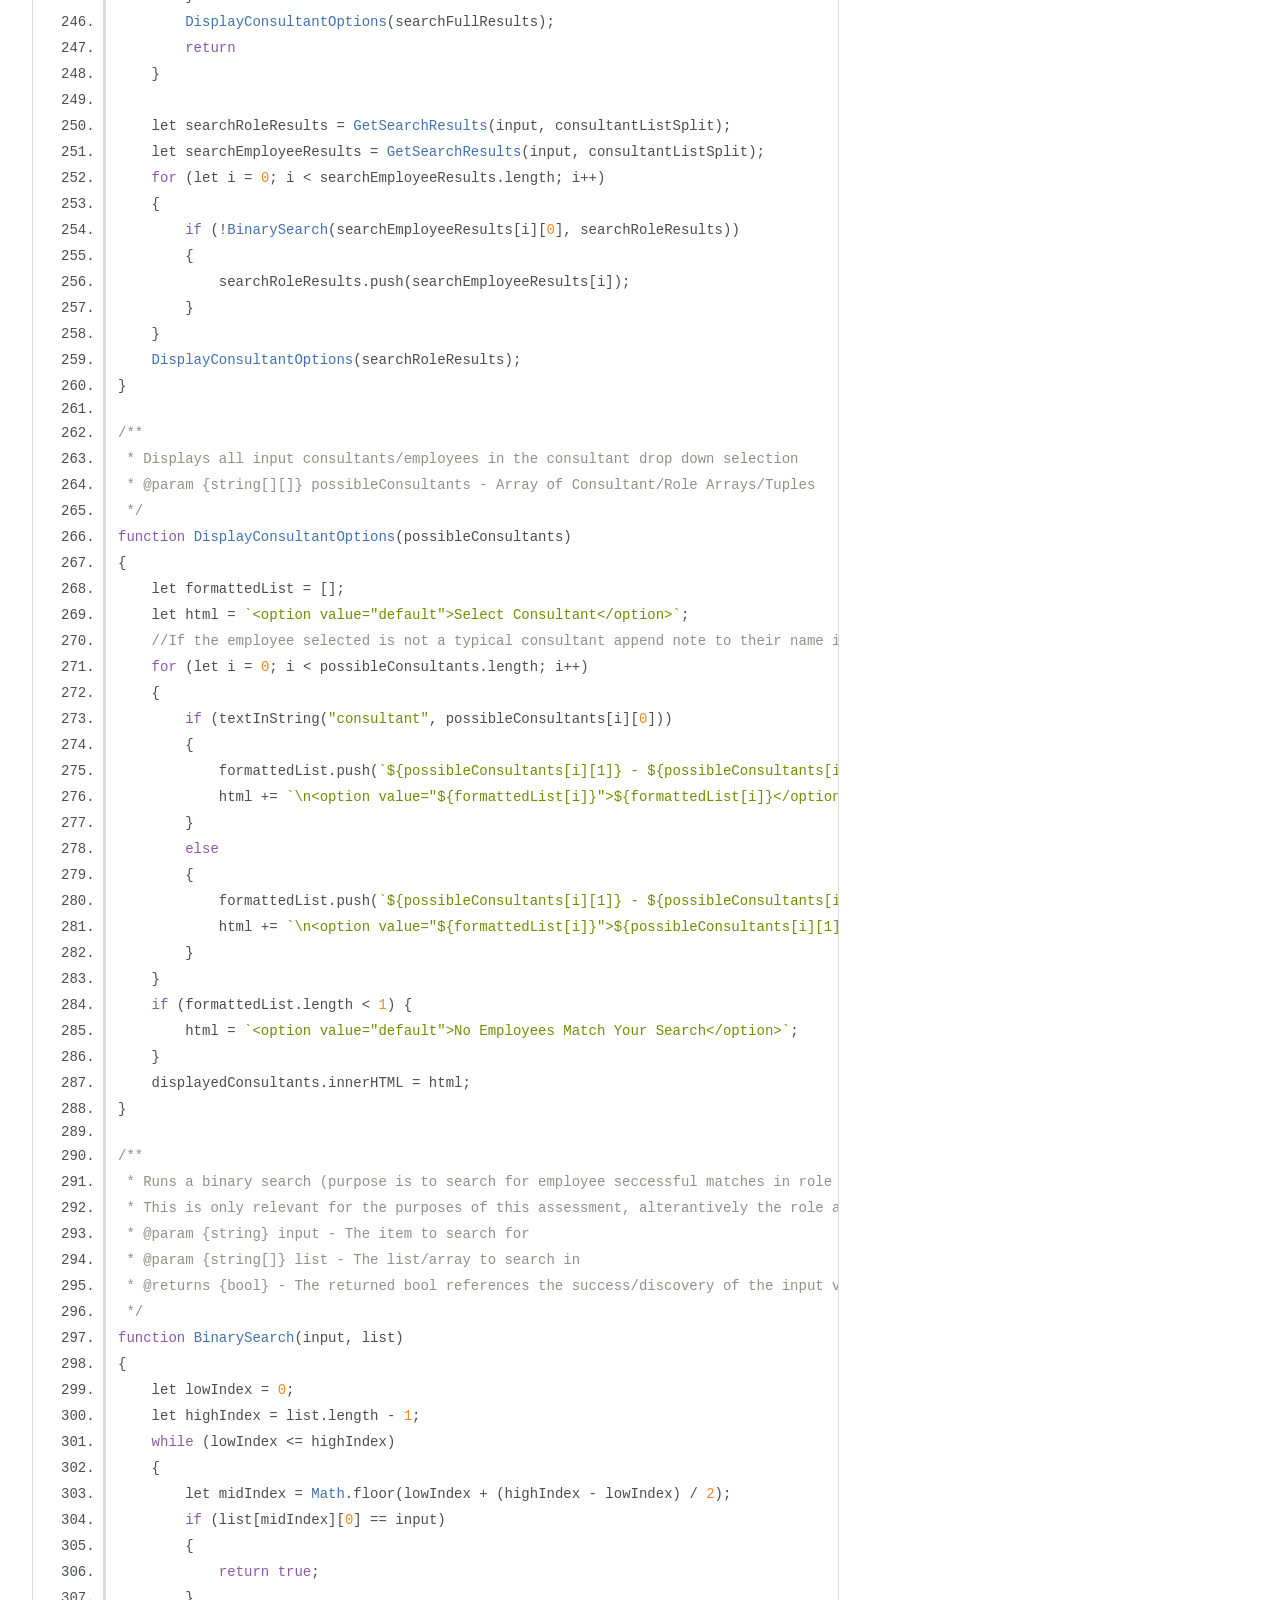
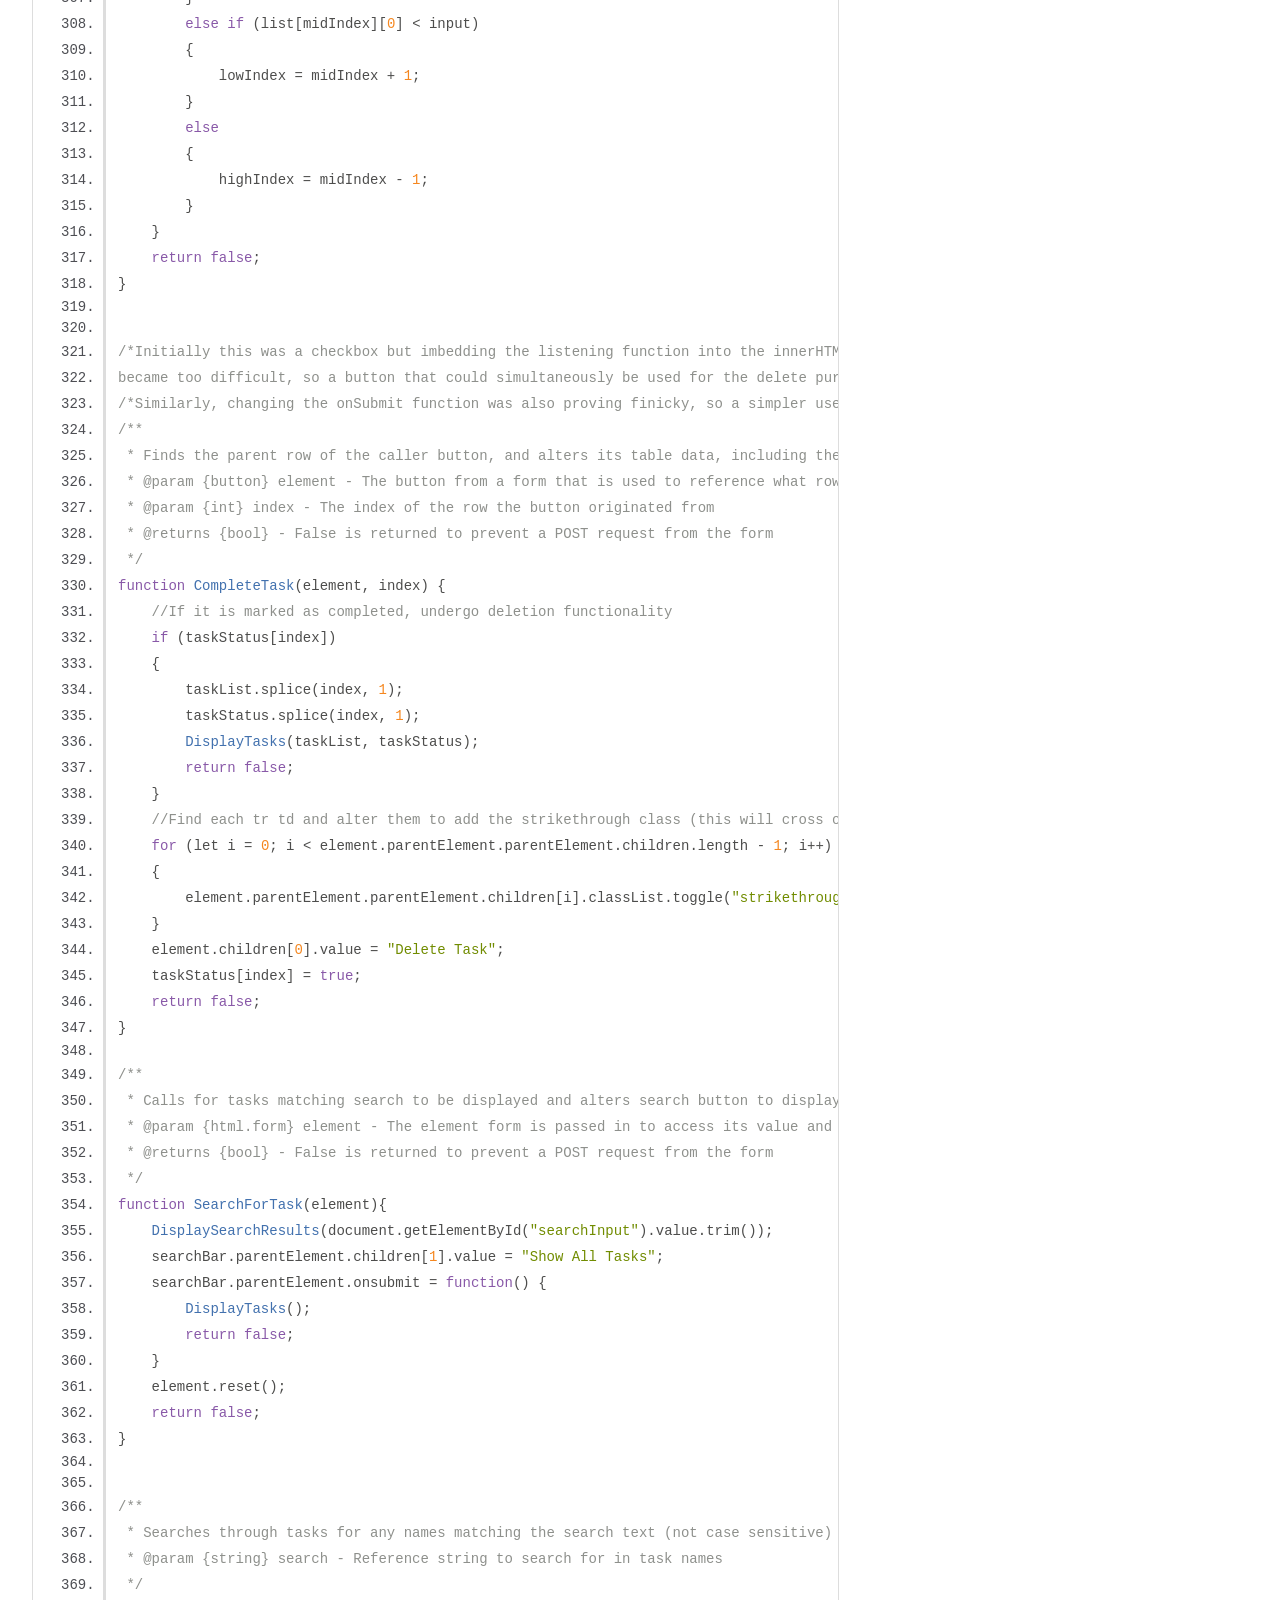
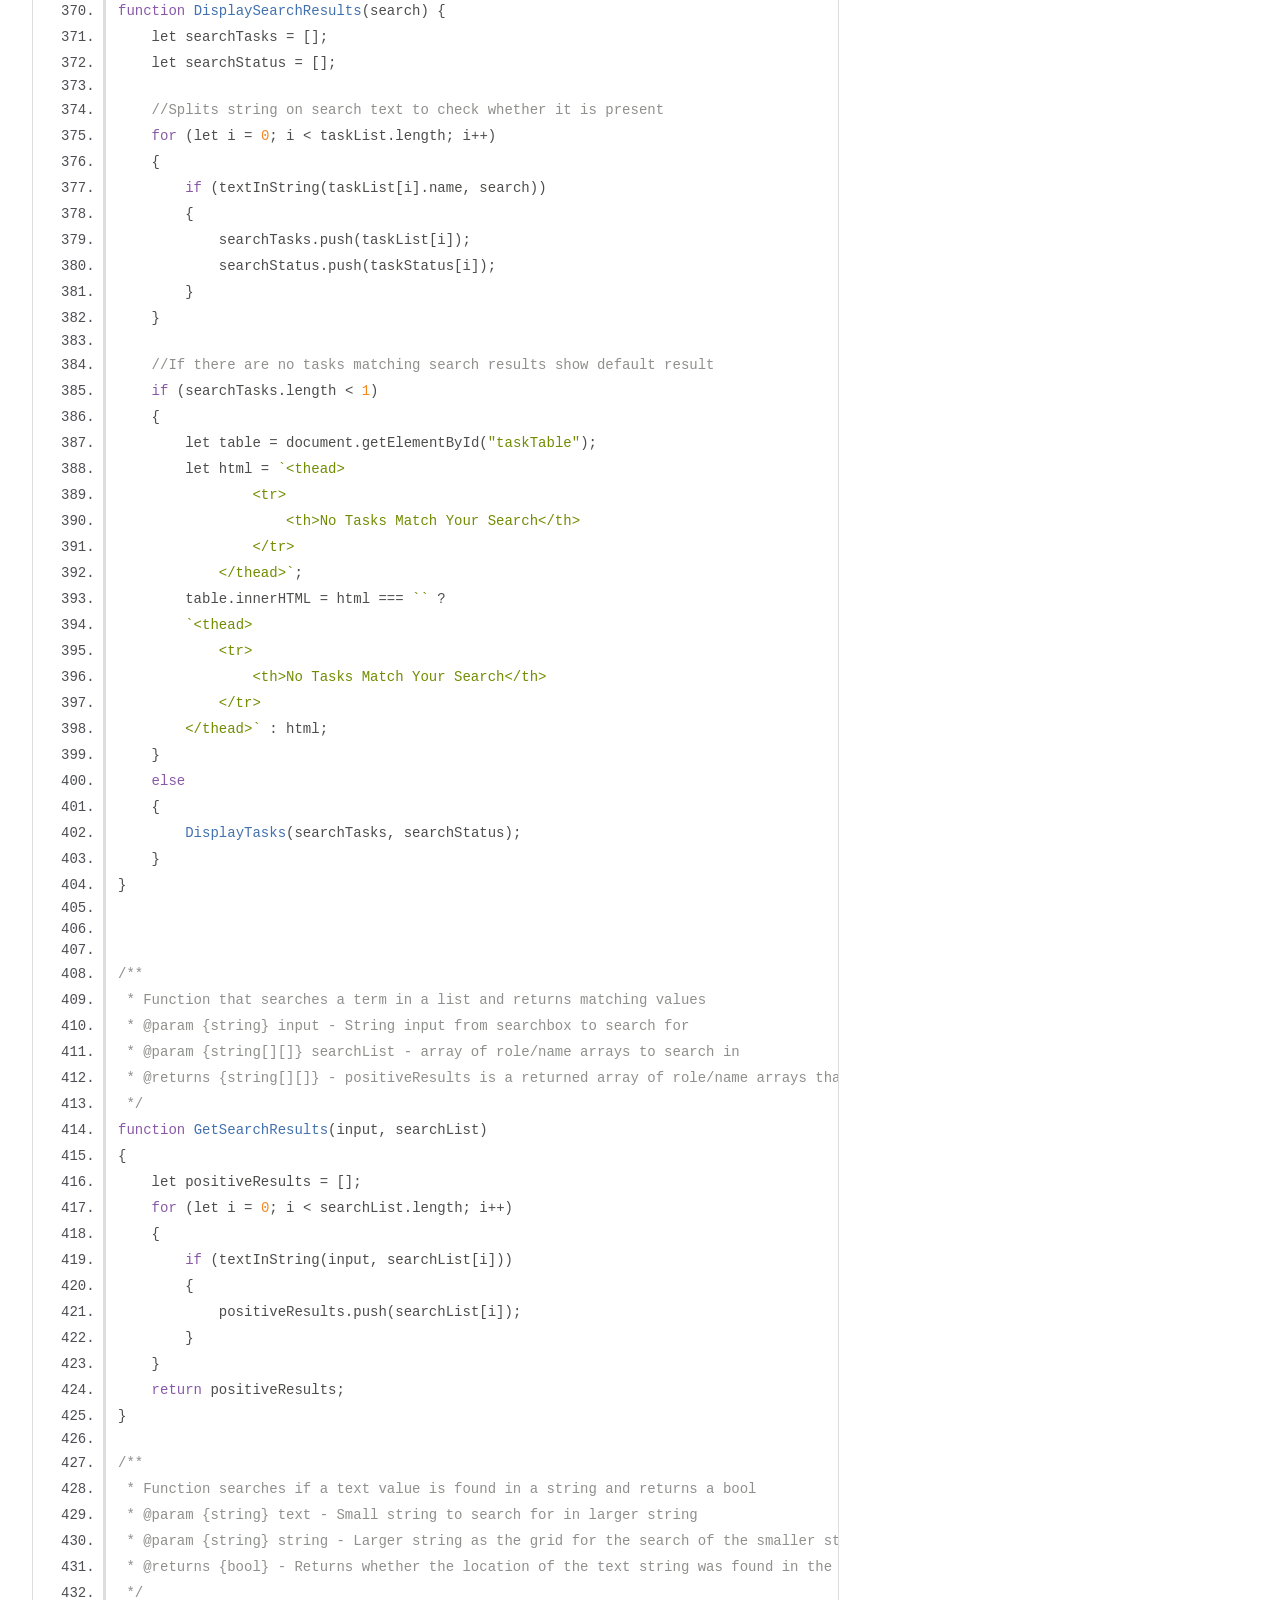
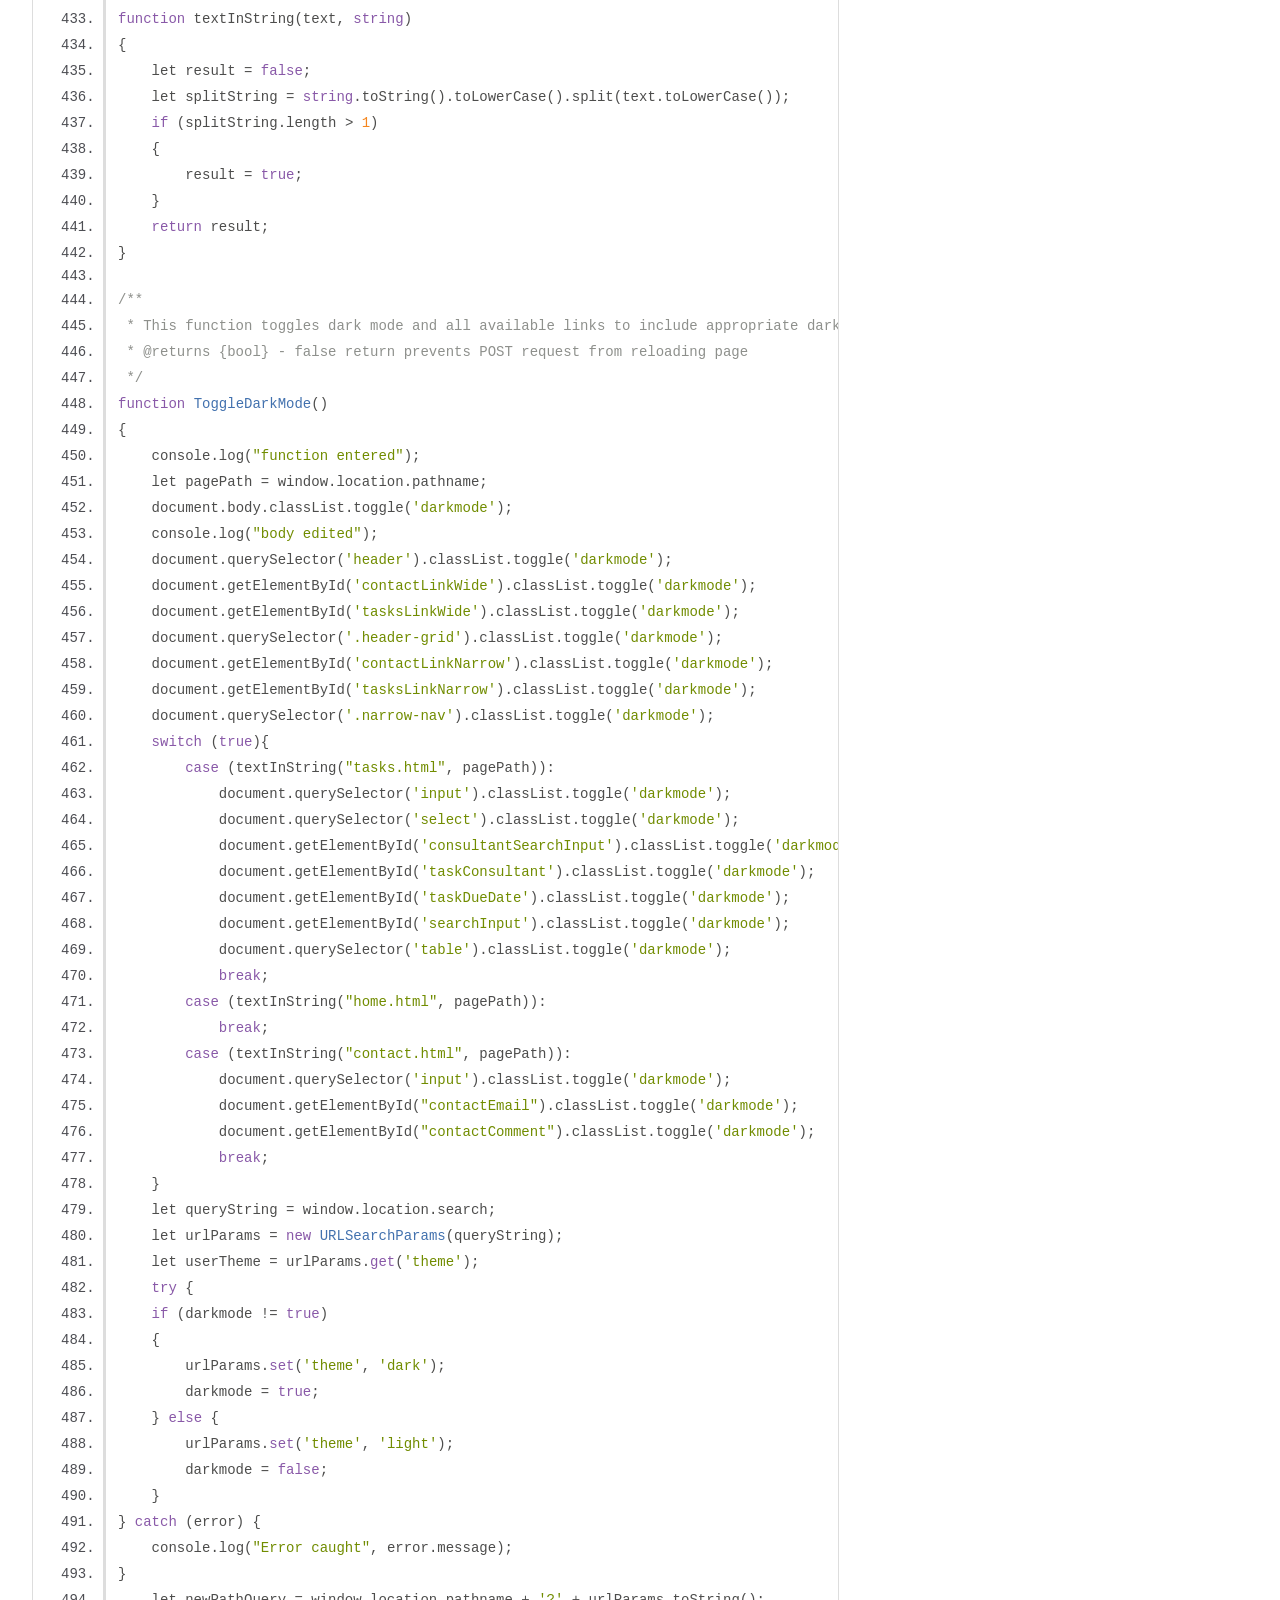
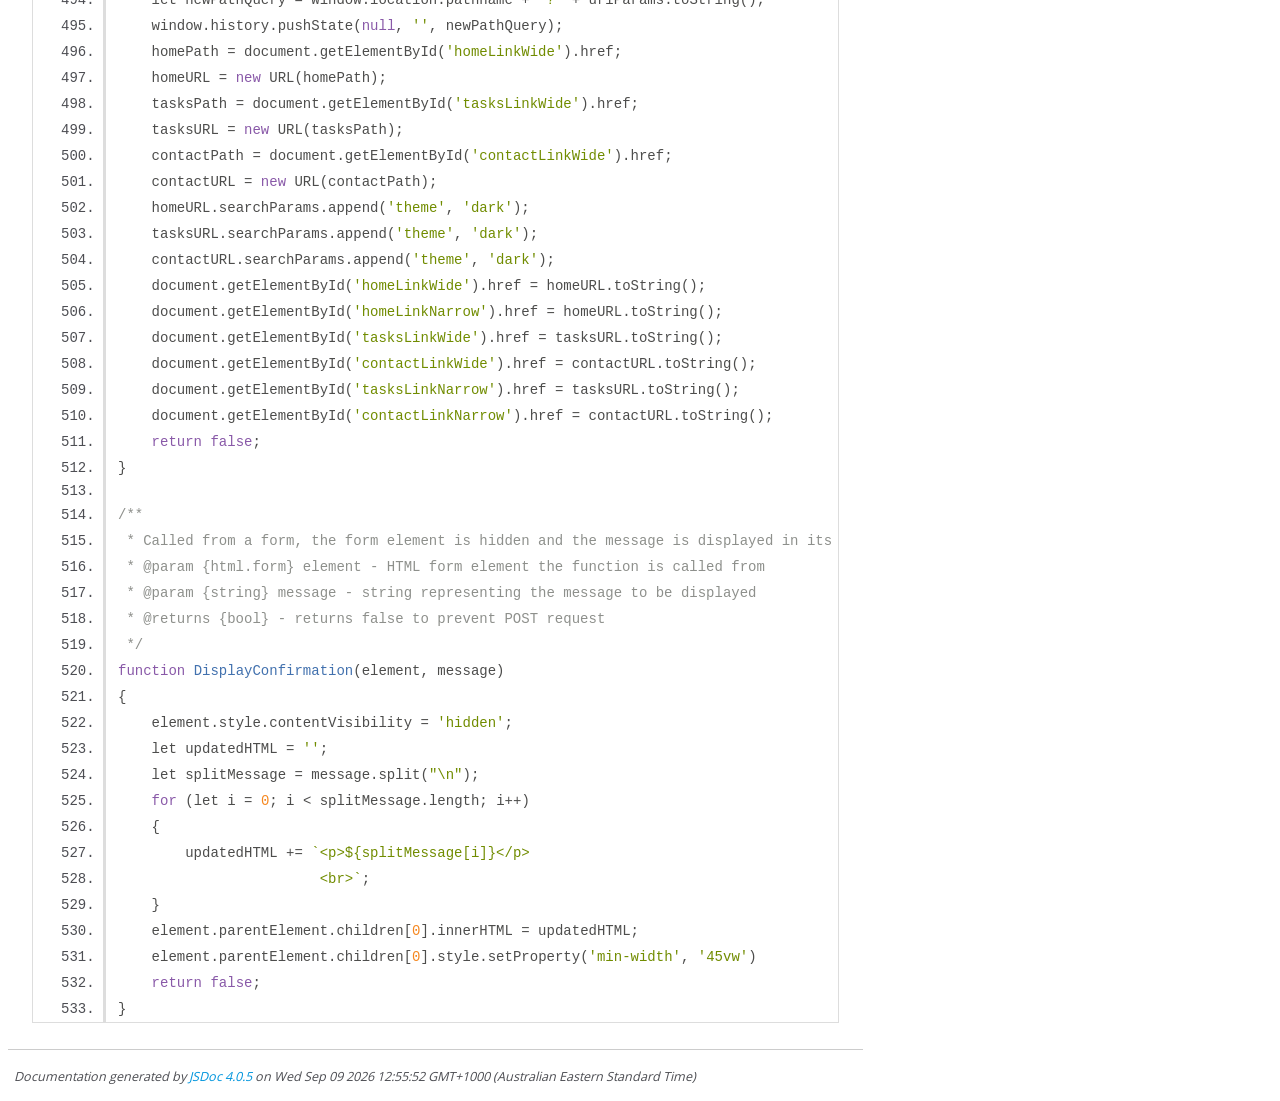
<file: out/siteFuncs.js.html>
<!DOCTYPE html>
<html lang="en">
<head>
    <meta charset="utf-8">
    <title>JSDoc: Source: siteFuncs.js</title>

    <script src="scripts/prettify/prettify.js"> </script>
    <script src="scripts/prettify/lang-css.js"> </script>
    <!--[if lt IE 9]>
      <script src="//html5shiv.googlecode.com/svn/trunk/html5.js"></script>
    <![endif]-->
    <link type="text/css" rel="stylesheet" href="styles/prettify-tomorrow.css">
    <link type="text/css" rel="stylesheet" href="styles/jsdoc-default.css">
</head>

<body>

<div id="main">

    <h1 class="page-title">Source: siteFuncs.js</h1>

    



    
    <section>
        <article>
            <pre class="prettyprint source linenums"><code>const form = document.getElementById("AddTaskToList");
const taskDetailsContainer = document.getElementById("taskDetailsContainer");
const displayedConsultants = document.getElementById("taskConsultant");
const searchBar = document.getElementById("searchInput");
const consultantSearchBar = document.getElementById("consultantSearchInput");
let consultantListOG = [];
let consultantListSplit = [];
let darkmode = false;



//List of tasks and their information
const taskList = [];


/*The TaskStatus array tracks whether the task has been marked as complete
This ensures that if a task has been marked as complete it remains that way even when the list is updated or refreshed. */
const taskStatus = [];


class Task {
    constructor(name, dueDate, priority, consultant) {
        this.name = name;
        this.dueDate = dueDate;
        this.priority = priority;
        this.consultant = consultant;
    }
}

/**
 * Reads employee list file and seperates into 2 arrays:
 - an array formatted the same as in the text file
 - an array of arrays with the roles and names being split
 *
 * @async
 * @returns {*} 
 */
async function readFile() {
  try {
    // Provide the path to your file and the encoding
    const data = await fetch('./roles.txt');
    const text = await data.text();
    consultantListOG = text.split(",\r\n");
    for (let i = 0; i &lt; consultantListOG.length; i++)
    {
        consultantListSplit.push(consultantListOG[i].split("|"));
    }
  } catch (err) {
    console.error('Error reading file:', err);
  }
}
readFile();

//Checks page url and whether a dark theme query is detected
//If so, the dark mode is toggled on
let queryString = window.location.search;
let urlParams = new URLSearchParams(queryString);
let userTheme = urlParams.get('theme');
if (userTheme == 'dark')
{
    console.log(window.location);
    darkmode = false;
    console.log("last page had dark mode but this one does not")
    ToggleDarkMode();
}


/**
* Listener func tracks text in consultant search and uses current input to return matched results 
*
* @async
* @returns {*} 
*/
consultantSearchBar.addEventListener('input', (event) => {
    if (textInString("tasks.html", window.location.pathname) &amp;&amp; event.target.value.trim() != null &amp;&amp; event.target.value.trim() != '' &amp;&amp; typeof(event.target.value.trim()) === "string") {
        SearchConsultant(event.target.value.trim().toString());
    }
})


/**
 * Listener func tracks whether there is text in the search bar to determine whether the search button should function as a search or a revert to display all tasks
 * 
 * @async
 * @returns {*}
 */
searchBar.addEventListener('input', (event) => {
    if (event.target.value.trim() === '') {
        searchBar.parentElement.children[1].value = "Show All Tasks";
        searchBar.parentElement.onsubmit = function() {
            DisplayTasks();
            return false;
        }
    } else {
        searchBar.parentElement.children[1].value = "Search Task";
        searchBar.parentElement.onsubmit = function() {
            SearchForTask(this)
            return false;
        }
    }
})


/**
 * Displays all tasks by default, or only requested tasks
 * @param {string[]} tasks - Array of tasks to be displayed
 * @param {bool[]} completed - Array of bools stating whether it's matching index task should be marked as complete
 */
function DisplayTasks(tasks = taskList, completed = taskStatus)
{
    let table = document.getElementById("taskTable");
    let htmlTemplate = `&lt;thead>
                &lt;tr>
                    &lt;th>Task Name&lt;/th>
                    &lt;th>Due Date&lt;/th>
                    &lt;th>Priority&lt;/th>
                    &lt;th>Consultant&lt;/th>
                    &lt;th>Complete&lt;/th>
                &lt;/tr>
            &lt;/thead>
            &lt;tbody>`;
    let html = htmlTemplate;
    //Writes row contents with task details
    for (let i = 0; i &lt; tasks.length; i++)
    {
        
        /* The if statement below checks whether this index of the taskList has been 
        marked as completed so the display and buttons can be altered respectively */
        if (completed[i])
        {
            html += `&lt;tr id="tableRow${i}">
            &lt;td id="task${i}Name" class="strikethrough">${tasks[i].name}&lt;/td>
            &lt;td id="task${i}DueDate" class="strikethrough">${tasks[i].dueDate}&lt;/td>
            &lt;td id="task${i}Priority" class="strikethrough">${tasks[i].priority}&lt;/td>`;
            if (tasks[i].consultant != null) {
                html += `&lt;td id="task${i}Consultant" class="strikethrough">${tasks[i].consultant}&lt;/td>`;
            } else {
                html += `&lt;td id="task${i}Consultant" class="strikethrough">No Attached Consultant&lt;/td>`;
            }
            html += `&lt;td>&lt;form id="completeTask${i}" onsubmit="return DeleteTask(${i})">
                &lt;input class="taskEditButton" type="submit" value="Delete Task">
                &lt;/form>
                &lt;/td>
            &lt;/tr>`;
        } 
        else 
        {
            html += `&lt;tr id="tableRow${i}">
            &lt;td id="task${i}Name">${tasks[i].name}&lt;/td>
            &lt;td id="task${i}DueDate">${tasks[i].dueDate}&lt;/td>
            &lt;td id="task${i}Priority">${tasks[i].priority}&lt;/td>`;
            if (tasks[i].consultant != null) {
                html += `&lt;td id="task${i}Consultant">${tasks[i].consultant}&lt;/td>`;
            } else {
                html += `&lt;td id="task${i}Consultant">No Attached Consultant&lt;/td>`;
            }
            html += `&lt;td>&lt;form id="completeTask${i}" onsubmit="return CompleteTask(this, ${i})">
                &lt;input class="taskEditButton" type="submit" value="Complete Task">
                &lt;/form>
                &lt;/td>
            &lt;/tr>`;
        }
        
        
    }
    html += `&lt;/tbody>`
    //If there are no tasks, the default table is displayed
    table.innerHTML = html === `${htmlTemplate}&lt;/tbody>` ?
        `&lt;thead>
                &lt;tr>
                    &lt;th>Task Name&lt;/th>
                    &lt;th>Due Date&lt;/th>
                    &lt;th>Priority&lt;/th>
                    &lt;th>Consultant&lt;/th>
                    &lt;th>Complete&lt;/th>
                &lt;/tr>
            &lt;/thead>
            &lt;tbody>
                &lt;tr>
                    &lt;td>INPUT NAME&lt;/td>
                    &lt;td>INPUT DATE&lt;/td>
                    &lt;td>INPUT PRIORITY&lt;/td>
                    &lt;td>INPUT CONSULTANT&lt;/td>
                    &lt;td>&lt;input type="checkbox" name="completed">&lt;/td>
                &lt;/tr>
            &lt;/tbody>` : html;
}
//Automatically displays existing tasks at page launch
DisplayTasks(taskList, taskStatus);


/**
 * Adds task to taskList array and displays existing tasks
 * @param {string} name - Name of the new task
 * @param {string} dueDate - Due date for the new task
 * @param {string} priority - Priority of the new task
 * @param {string} consultant - Consultant/employee attached to the new task
 */
function AddTaskToList(name, dueDate, priority, consultant)
{
    taskList.push(new Task(name, dueDate, priority, consultant));
    taskStatus.push(false);
    DisplayTasks(taskList, taskStatus);
}


/**
 * Takes task information from form and calls AddTaskToList with new task details
 * @returns {bool} false to prevent POST call
 */
function GetTask()
{
    //Checks if consultant field is left empty/default and inputs default no consultant text accordingly
    let consultant = document.getElementById("taskConsultant").value.trim();
    if (consultant == null || consultant == "default")
    {
        AddTaskToList(document.getElementById("taskName").value.trim(), document.getElementById("taskDueDate").value.trim(), document.getElementById("taskPriority").value.trim(), "No Attached Consultant");
    } else {
        AddTaskToList(document.getElementById("taskName").value.trim(), document.getElementById("taskDueDate").value.trim(), document.getElementById("taskPriority").value.trim(), consultant);
    }
    form.reset();
    DisplayTasks(taskList, taskStatus);
    return false;
}

/**
 * Searches for consultants and roles which include input text - Calls DisplayConsultantOptions() with the results
 * @param {string} input - The current text in the consultant search box
 * @returns {} - returns early if detecting a role|employee seperator "|"
 */
function SearchConsultant(input)
{
    //call sequential search for each employee list
    if (input.split("|").length > 1)
    {
        let searchFullResults = [];
        let searchRoleResults = GetSearchResults(input.split("|")[0], consultantListSplit);
        let searchEmployeeResults = GetSearchResults(input.split("|")[1], consultantListSplit);
        for (let i = 0; i &lt; searchEmployeeResults.length; i++)
        {
            if (BinarySearch(searchEmployeeResults[i][0], searchRoleResults))
            {
                searchFullResults.push(searchEmployeeResults[i]);
            }
        }
        DisplayConsultantOptions(searchFullResults);
        return
    }
    
    let searchRoleResults = GetSearchResults(input, consultantListSplit);
    let searchEmployeeResults = GetSearchResults(input, consultantListSplit);
    for (let i = 0; i &lt; searchEmployeeResults.length; i++)
    {
        if (!BinarySearch(searchEmployeeResults[i][0], searchRoleResults))
        {
            searchRoleResults.push(searchEmployeeResults[i]);
        }
    }
    DisplayConsultantOptions(searchRoleResults);
}

/**
 * Displays all input consultants/employees in the consultant drop down selection
 * @param {string[][]} possibleConsultants - Array of Consultant/Role Arrays/Tuples
 */
function DisplayConsultantOptions(possibleConsultants)
{
    let formattedList = [];
    let html = `&lt;option value="default">Select Consultant&lt;/option>`;
    //If the employee selected is not a typical consultant append note to their name in task details
    for (let i = 0; i &lt; possibleConsultants.length; i++)
    {
        if (textInString("consultant", possibleConsultants[i][0]))
        {
            formattedList.push(`${possibleConsultants[i][1]} - ${possibleConsultants[i][0]}`);
            html += `\n&lt;option value="${formattedList[i]}">${formattedList[i]}&lt;/option>`;
        }
        else 
        {
            formattedList.push(`${possibleConsultants[i][1]} - ${possibleConsultants[i][0]} (NOT TYPICALLY A CONSULTANT)`);
            html += `\n&lt;option value="${formattedList[i]}">${possibleConsultants[i][1]} - ${possibleConsultants[i][0]}&lt;/option>`;
        }
    }
    if (formattedList.length &lt; 1) {
        html = `&lt;option value="default">No Employees Match Your Search&lt;/option>`;
    }
    displayedConsultants.innerHTML = html;
}

/**
 * Runs a binary search (purpose is to search for employee seccessful matches in role matches and ensure no double ups)
 * This is only relevant for the purposes of this assessment, alterantively the role and name search would be conducted simultaneously and the data split for formatting and display purposes after results are found
 * @param {string} input - The item to search for
 * @param {string[]} list - The list/array to search in
 * @returns {bool} - The returned bool references the success/discovery of the input value in the list
 */
function BinarySearch(input, list)
{
    let lowIndex = 0;
    let highIndex = list.length - 1;
    while (lowIndex &lt;= highIndex)
    {
        let midIndex = Math.floor(lowIndex + (highIndex - lowIndex) / 2);
        if (list[midIndex][0] == input)
        {
            return true;
        }
        else if (list[midIndex][0] &lt; input)
        {
            lowIndex = midIndex + 1;
        }        
        else
        {
            highIndex = midIndex - 1;
        }
    }
    return false;
}


/*Initially this was a checkbox but imbedding the listening function into the innerHTML with each row creation 
became too difficult, so a button that could simultaneously be used for the delete purpose was born */
/*Similarly, changing the onSubmit function was also proving finicky, so a simpler use of the taskStatus array was implimented*/
/**
 * Finds the parent row of the caller button, and alters its table data, including the button's display
 * @param {button} element - The button from a form that is used to reference what row of data should be marked as complete
 * @param {int} index - The index of the row the button originated from
 * @returns {bool} - False is returned to prevent a POST request from the form
 */
function CompleteTask(element, index) {
    //If it is marked as completed, undergo deletion functionality
    if (taskStatus[index])
    {
        taskList.splice(index, 1);
        taskStatus.splice(index, 1);
        DisplayTasks(taskList, taskStatus);
        return false;
    }
    //Find each tr td and alter them to add the strikethrough class (this will cross out their text)
    for (let i = 0; i &lt; element.parentElement.parentElement.children.length - 1; i++)
    {
        element.parentElement.parentElement.children[i].classList.toggle("strikethrough");
    }
    element.children[0].value = "Delete Task";
    taskStatus[index] = true;
    return false;
}

/**
 * Calls for tasks matching search to be displayed and alters search button to display all tasks
 * @param {html.form} element - The element form is passed in to access its value and wipe it to prepare for a new search
 * @returns {bool} - False is returned to prevent a POST request from the form
 */
function SearchForTask(element){
    DisplaySearchResults(document.getElementById("searchInput").value.trim());
    searchBar.parentElement.children[1].value = "Show All Tasks";
    searchBar.parentElement.onsubmit = function() {
        DisplayTasks();
        return false;
    }
    element.reset();
    return false;
}


/**
 * Searches through tasks for any names matching the search text (not case sensitive)
 * @param {string} search - Reference string to search for in task names
 */
function DisplaySearchResults(search) {
    let searchTasks = [];
    let searchStatus = [];

    //Splits string on search text to check whether it is present
    for (let i = 0; i &lt; taskList.length; i++)
    {
        if (textInString(taskList[i].name, search))
        {
            searchTasks.push(taskList[i]);
            searchStatus.push(taskStatus[i]);
        }
    }

    //If there are no tasks matching search results show default result
    if (searchTasks.length &lt; 1)
    {
        let table = document.getElementById("taskTable");
        let html = `&lt;thead>
                &lt;tr>
                    &lt;th>No Tasks Match Your Search&lt;/th>
                &lt;/tr>
            &lt;/thead>`;
        table.innerHTML = html === `` ?
        `&lt;thead>
            &lt;tr>
                &lt;th>No Tasks Match Your Search&lt;/th>
            &lt;/tr>
        &lt;/thead>` : html;
    }
    else
    {
        DisplayTasks(searchTasks, searchStatus);
    }
}



/**
 * Function that searches a term in a list and returns matching values
 * @param {string} input - String input from searchbox to search for
 * @param {string[][]} searchList - array of role/name arrays to search in
 * @returns {string[][]} - positiveResults is a returned array of role/name arrays that match the input search string
 */
function GetSearchResults(input, searchList)
{
    let positiveResults = [];
    for (let i = 0; i &lt; searchList.length; i++)
    {
        if (textInString(input, searchList[i]))
        {
            positiveResults.push(searchList[i]);
        }
    }
    return positiveResults;
}

/**
 * Function searches if a text value is found in a string and returns a bool
 * @param {string} text - Small string to search for in larger string
 * @param {string} string - Larger string as the grid for the search of the smaller string to take place in
 * @returns {bool} - Returns whether the location of the text string was found in the larger "string" string
 */
function textInString(text, string)
{
    let result = false;
    let splitString = string.toString().toLowerCase().split(text.toLowerCase());
    if (splitString.length > 1)
    {
        result = true;
    }
    return result;
}

/**
 * This function toggles dark mode and all available links to include appropriate dark theme query
 * @returns {bool} - false return prevents POST request from reloading page
 */
function ToggleDarkMode()
{
    console.log("function entered");
    let pagePath = window.location.pathname;
    document.body.classList.toggle('darkmode');
    console.log("body edited");
    document.querySelector('header').classList.toggle('darkmode');
    document.getElementById('contactLinkWide').classList.toggle('darkmode');
    document.getElementById('tasksLinkWide').classList.toggle('darkmode');
    document.querySelector('.header-grid').classList.toggle('darkmode');
    document.getElementById('contactLinkNarrow').classList.toggle('darkmode');
    document.getElementById('tasksLinkNarrow').classList.toggle('darkmode');
    document.querySelector('.narrow-nav').classList.toggle('darkmode');
    switch (true){
        case (textInString("tasks.html", pagePath)):
            document.querySelector('input').classList.toggle('darkmode');
            document.querySelector('select').classList.toggle('darkmode');
            document.getElementById('consultantSearchInput').classList.toggle('darkmode');
            document.getElementById('taskConsultant').classList.toggle('darkmode');
            document.getElementById('taskDueDate').classList.toggle('darkmode');
            document.getElementById('searchInput').classList.toggle('darkmode');
            document.querySelector('table').classList.toggle('darkmode');
            break;
        case (textInString("home.html", pagePath)):
            break;
        case (textInString("contact.html", pagePath)):
            document.querySelector('input').classList.toggle('darkmode');
            document.getElementById("contactEmail").classList.toggle('darkmode');
            document.getElementById("contactComment").classList.toggle('darkmode');
            break;
    }
    let queryString = window.location.search;
    let urlParams = new URLSearchParams(queryString);
    let userTheme = urlParams.get('theme');
    try {
    if (darkmode != true)
    {
        urlParams.set('theme', 'dark');
        darkmode = true;
    } else {
        urlParams.set('theme', 'light');
        darkmode = false;
    }
} catch (error) {
    console.log("Error caught", error.message);
}
    let newPathQuery = window.location.pathname + '?' + urlParams.toString();
    window.history.pushState(null, '', newPathQuery);
    homePath = document.getElementById('homeLinkWide').href;
    homeURL = new URL(homePath);
    tasksPath = document.getElementById('tasksLinkWide').href;
    tasksURL = new URL(tasksPath);
    contactPath = document.getElementById('contactLinkWide').href;
    contactURL = new URL(contactPath);
    homeURL.searchParams.append('theme', 'dark');
    tasksURL.searchParams.append('theme', 'dark');
    contactURL.searchParams.append('theme', 'dark');
    document.getElementById('homeLinkWide').href = homeURL.toString();
    document.getElementById('homeLinkNarrow').href = homeURL.toString();
    document.getElementById('tasksLinkWide').href = tasksURL.toString();
    document.getElementById('contactLinkWide').href = contactURL.toString();
    document.getElementById('tasksLinkNarrow').href = tasksURL.toString();
    document.getElementById('contactLinkNarrow').href = contactURL.toString();
    return false;
}

/**
 * Called from a form, the form element is hidden and the message is displayed in its place
 * @param {html.form} element - HTML form element the function is called from
 * @param {string} message - string representing the message to be displayed
 * @returns {bool} - returns false to prevent POST request
 */
function DisplayConfirmation(element, message)
{
    element.style.contentVisibility = 'hidden';
    let updatedHTML = '';
    let splitMessage = message.split("\n");
    for (let i = 0; i &lt; splitMessage.length; i++)
    {
        updatedHTML += `&lt;p>${splitMessage[i]}&lt;/p>
                        &lt;br>`;
    }
    element.parentElement.children[0].innerHTML = updatedHTML;
    element.parentElement.children[0].style.setProperty('min-width', '45vw')
    return false;
}</code></pre>
        </article>
    </section>




</div>

<nav>
    <h2><a href="index.html">Home</a></h2><h3>Global</h3><ul><li><a href="global.html#AddTaskToList">AddTaskToList</a></li><li><a href="global.html#BinarySearch">BinarySearch</a></li><li><a href="global.html#CompleteTask">CompleteTask</a></li><li><a href="global.html#DisplayConfirmation">DisplayConfirmation</a></li><li><a href="global.html#DisplayConsultantOptions">DisplayConsultantOptions</a></li><li><a href="global.html#DisplaySearchResults">DisplaySearchResults</a></li><li><a href="global.html#DisplayTasks">DisplayTasks</a></li><li><a href="global.html#GetSearchResults">GetSearchResults</a></li><li><a href="global.html#GetTask">GetTask</a></li><li><a href="global.html#SearchConsultant">SearchConsultant</a></li><li><a href="global.html#SearchForTask">SearchForTask</a></li><li><a href="global.html#ToggleDarkMode">ToggleDarkMode</a></li><li><a href="global.html#readFile">readFile</a></li><li><a href="global.html#textInString">textInString</a></li></ul>
</nav>

<br class="clear">

<footer>
    Documentation generated by <a href="https://github.com/jsdoc/jsdoc">JSDoc 4.0.5</a> on Wed Sep 09 2026 12:55:52 GMT+1000 (Australian Eastern Standard Time)
</footer>

<script> prettyPrint(); </script>
<script src="scripts/linenumber.js"> </script>
</body>
</html>
</file>
<file: out/styles/prettify-tomorrow.css>
/* Tomorrow Theme */
/* Original theme - https://github.com/chriskempson/tomorrow-theme */
/* Pretty printing styles. Used with prettify.js. */
/* SPAN elements with the classes below are added by prettyprint. */
/* plain text */
.pln {
  color: #4d4d4c; }

@media screen {
  /* string content */
  .str {
    color: #718c00; }

  /* a keyword */
  .kwd {
    color: #8959a8; }

  /* a comment */
  .com {
    color: #8e908c; }

  /* a type name */
  .typ {
    color: #4271ae; }

  /* a literal value */
  .lit {
    color: #f5871f; }

  /* punctuation */
  .pun {
    color: #4d4d4c; }

  /* lisp open bracket */
  .opn {
    color: #4d4d4c; }

  /* lisp close bracket */
  .clo {
    color: #4d4d4c; }

  /* a markup tag name */
  .tag {
    color: #c82829; }

  /* a markup attribute name */
  .atn {
    color: #f5871f; }

  /* a markup attribute value */
  .atv {
    color: #3e999f; }

  /* a declaration */
  .dec {
    color: #f5871f; }

  /* a variable name */
  .var {
    color: #c82829; }

  /* a function name */
  .fun {
    color: #4271ae; } }
/* Use higher contrast and text-weight for printable form. */
@media print, projection {
  .str {
    color: #060; }

  .kwd {
    color: #006;
    font-weight: bold; }

  .com {
    color: #600;
    font-style: italic; }

  .typ {
    color: #404;
    font-weight: bold; }

  .lit {
    color: #044; }

  .pun, .opn, .clo {
    color: #440; }

  .tag {
    color: #006;
    font-weight: bold; }

  .atn {
    color: #404; }

  .atv {
    color: #060; } }
/* Style */
/*
pre.prettyprint {
  background: white;
  font-family: Consolas, Monaco, 'Andale Mono', monospace;
  font-size: 12px;
  line-height: 1.5;
  border: 1px solid #ccc;
  padding: 10px; }
*/

/* Specify class=linenums on a pre to get line numbering */
ol.linenums {
  margin-top: 0;
  margin-bottom: 0; }

/* IE indents via margin-left */
li.L0,
li.L1,
li.L2,
li.L3,
li.L4,
li.L5,
li.L6,
li.L7,
li.L8,
li.L9 {
  /* */ }

/* Alternate shading for lines */
li.L1,
li.L3,
li.L5,
li.L7,
li.L9 {
  /* */ }
</file>
<file: out/styles/jsdoc-default.css>
@font-face {
    font-family: 'Open Sans';
    font-weight: normal;
    font-style: normal;
    src: url('../fonts/OpenSans-Regular-webfont.eot');
    src:
        local('Open Sans'),
        local('OpenSans'),
        url('../fonts/OpenSans-Regular-webfont.eot?#iefix') format('embedded-opentype'),
        url('../fonts/OpenSans-Regular-webfont.woff') format('woff'),
        url('../fonts/OpenSans-Regular-webfont.svg#open_sansregular') format('svg');
}

@font-face {
    font-family: 'Open Sans Light';
    font-weight: normal;
    font-style: normal;
    src: url('../fonts/OpenSans-Light-webfont.eot');
    src:
        local('Open Sans Light'),
        local('OpenSans Light'),
        url('../fonts/OpenSans-Light-webfont.eot?#iefix') format('embedded-opentype'),
        url('../fonts/OpenSans-Light-webfont.woff') format('woff'),
        url('../fonts/OpenSans-Light-webfont.svg#open_sanslight') format('svg');
}

html
{
    overflow: auto;
    background-color: #fff;
    font-size: 14px;
}

body
{
    font-family: 'Open Sans', sans-serif;
    line-height: 1.5;
    color: #4d4e53;
    background-color: white;
}

a, a:visited, a:active {
    color: #0095dd;
    text-decoration: none;
}

a:hover {
    text-decoration: underline;
}

header
{
    display: block;
    padding: 0px 4px;
}

tt, code, kbd, samp {
    font-family: Consolas, Monaco, 'Andale Mono', monospace;
}

.class-description {
    font-size: 130%;
    line-height: 140%;
    margin-bottom: 1em;
    margin-top: 1em;
}

.class-description:empty {
    margin: 0;
}

#main {
    float: left;
    width: 70%;
}

article dl {
    margin-bottom: 40px;
}

article img {
  max-width: 100%;
}

section
{
    display: block;
    background-color: #fff;
    padding: 12px 24px;
    border-bottom: 1px solid #ccc;
    margin-right: 30px;
}

.variation {
    display: none;
}

.signature-attributes {
    font-size: 60%;
    color: #aaa;
    font-style: italic;
    font-weight: lighter;
}

nav
{
    display: block;
    float: right;
    margin-top: 28px;
    width: 30%;
    box-sizing: border-box;
    border-left: 1px solid #ccc;
    padding-left: 16px;
}

nav ul {
    font-family: 'Lucida Grande', 'Lucida Sans Unicode', arial, sans-serif;
    font-size: 100%;
    line-height: 17px;
    padding: 0;
    margin: 0;
    list-style-type: none;
}

nav ul a, nav ul a:visited, nav ul a:active {
    font-family: Consolas, Monaco, 'Andale Mono', monospace;
    line-height: 18px;
    color: #4D4E53;
}

nav h3 {
    margin-top: 12px;
}

nav li {
    margin-top: 6px;
}

footer {
    display: block;
    padding: 6px;
    margin-top: 12px;
    font-style: italic;
    font-size: 90%;
}

h1, h2, h3, h4 {
    font-weight: 200;
    margin: 0;
}

h1
{
    font-family: 'Open Sans Light', sans-serif;
    font-size: 48px;
    letter-spacing: -2px;
    margin: 12px 24px 20px;
}

h2, h3.subsection-title
{
    font-size: 30px;
    font-weight: 700;
    letter-spacing: -1px;
    margin-bottom: 12px;
}

h3
{
    font-size: 24px;
    letter-spacing: -0.5px;
    margin-bottom: 12px;
}

h4
{
    font-size: 18px;
    letter-spacing: -0.33px;
    margin-bottom: 12px;
    color: #4d4e53;
}

h5, .container-overview .subsection-title
{
    font-size: 120%;
    font-weight: bold;
    letter-spacing: -0.01em;
    margin: 8px 0 3px 0;
}

h6
{
    font-size: 100%;
    letter-spacing: -0.01em;
    margin: 6px 0 3px 0;
    font-style: italic;
}

table
{
    border-spacing: 0;
    border: 0;
    border-collapse: collapse;
}

td, th
{
    border: 1px solid #ddd;
    margin: 0px;
    text-align: left;
    vertical-align: top;
    padding: 4px 6px;
    display: table-cell;
}

thead tr
{
    background-color: #ddd;
    font-weight: bold;
}

th { border-right: 1px solid #aaa; }
tr > th:last-child { border-right: 1px solid #ddd; }

.ancestors, .attribs { color: #999; }
.ancestors a, .attribs a
{
    color: #999 !important;
    text-decoration: none;
}

.clear
{
    clear: both;
}

.important
{
    font-weight: bold;
    color: #950B02;
}

.yes-def {
    text-indent: -1000px;
}

.type-signature {
    color: #aaa;
}

.name, .signature {
    font-family: Consolas, Monaco, 'Andale Mono', monospace;
}

.details { margin-top: 14px; border-left: 2px solid #DDD; }
.details dt { width: 120px; float: left; padding-left: 10px;  padding-top: 6px; }
.details dd { margin-left: 70px; }
.details ul { margin: 0; }
.details ul { list-style-type: none; }
.details li { margin-left: 30px; padding-top: 6px; }
.details pre.prettyprint { margin: 0 }
.details .object-value { padding-top: 0; }

.description {
    margin-bottom: 1em;
    margin-top: 1em;
}

.code-caption
{
    font-style: italic;
    font-size: 107%;
    margin: 0;
}

.source
{
    border: 1px solid #ddd;
    width: 80%;
    overflow: auto;
}

.prettyprint.source {
    width: inherit;
}

.source code
{
    font-size: 100%;
    line-height: 18px;
    display: block;
    padding: 4px 12px;
    margin: 0;
    background-color: #fff;
    color: #4D4E53;
}

.prettyprint code span.line
{
  display: inline-block;
}

.prettyprint.linenums
{
  padding-left: 70px;
  -webkit-user-select: none;
  -moz-user-select: none;
  -ms-user-select: none;
  user-select: none;
}

.prettyprint.linenums ol
{
  padding-left: 0;
}

.prettyprint.linenums li
{
  border-left: 3px #ddd solid;
}

.prettyprint.linenums li.selected,
.prettyprint.linenums li.selected *
{
  background-color: lightyellow;
}

.prettyprint.linenums li *
{
  -webkit-user-select: text;
  -moz-user-select: text;
  -ms-user-select: text;
  user-select: text;
}

.params .name, .props .name, .name code {
    color: #4D4E53;
    font-family: Consolas, Monaco, 'Andale Mono', monospace;
    font-size: 100%;
}

.params td.description > p:first-child,
.props td.description > p:first-child
{
    margin-top: 0;
    padding-top: 0;
}

.params td.description > p:last-child,
.props td.description > p:last-child
{
    margin-bottom: 0;
    padding-bottom: 0;
}

.disabled {
    color: #454545;
}
</file>
